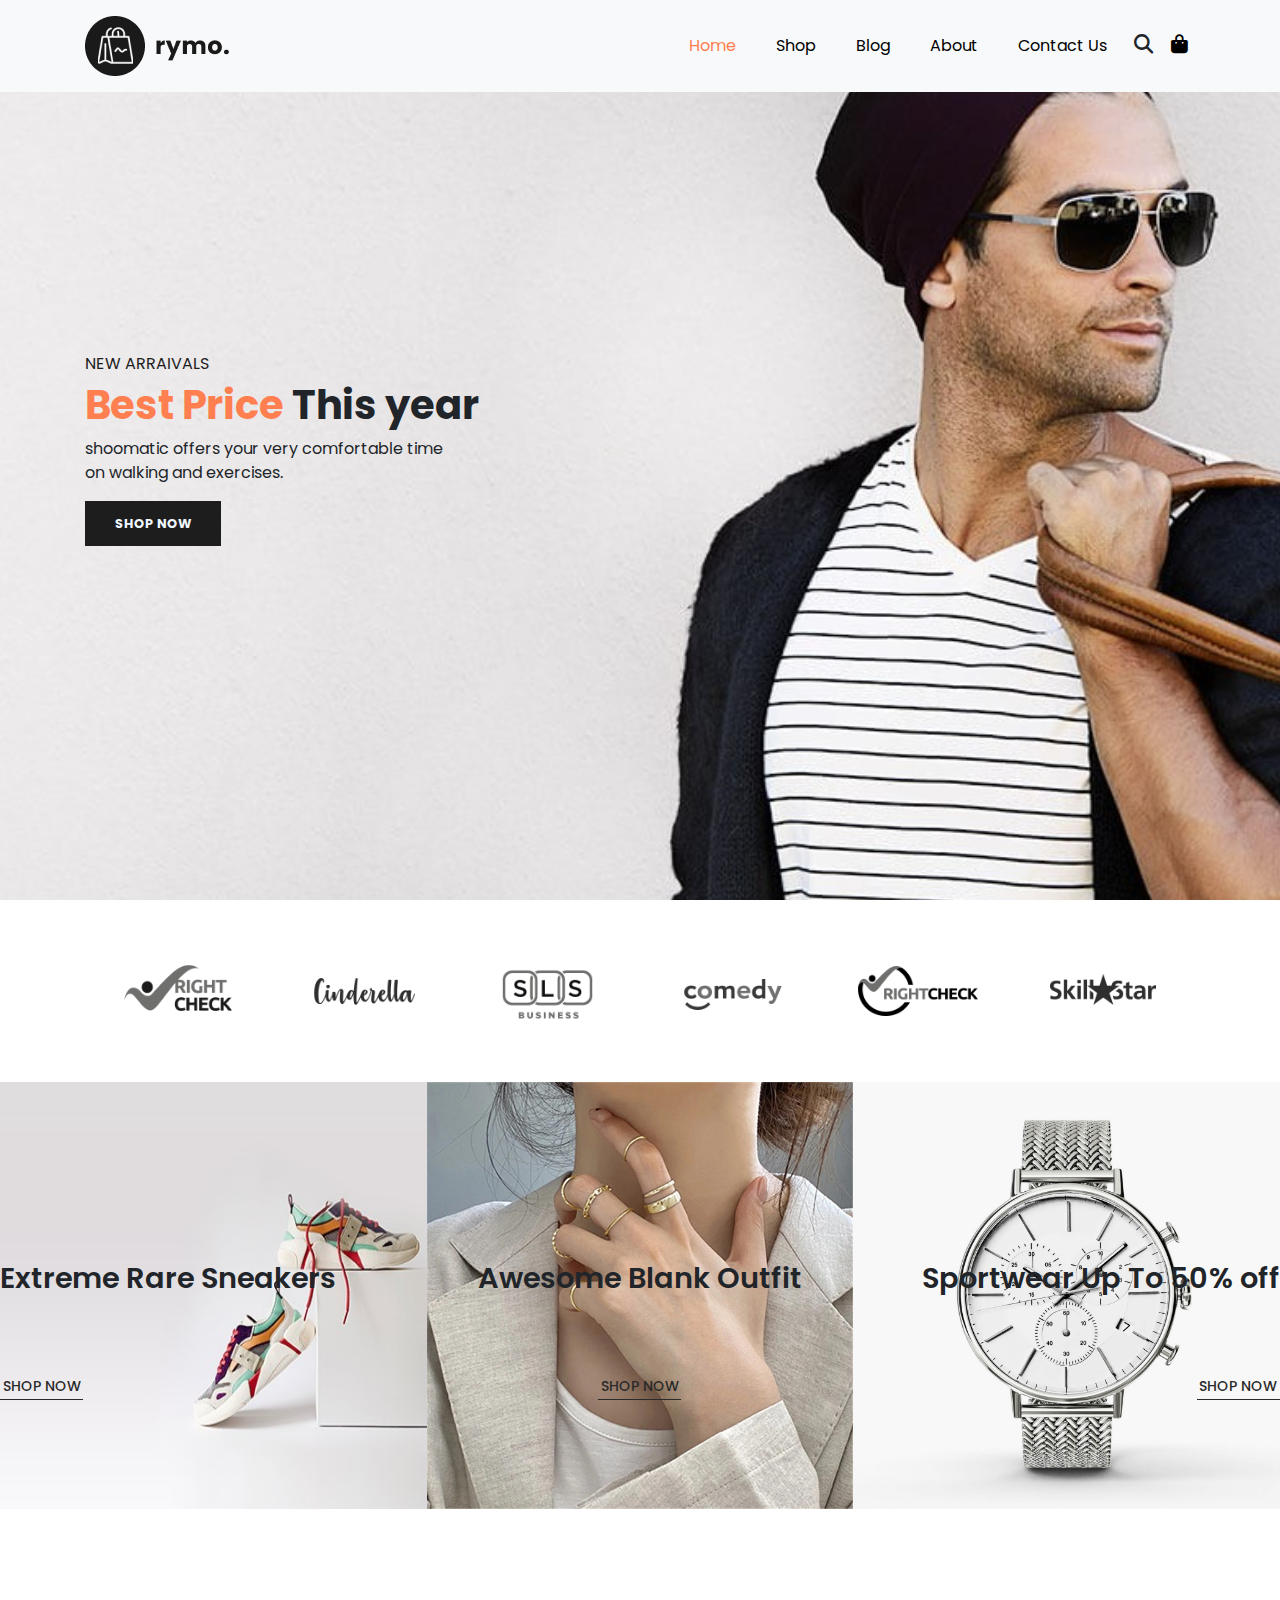
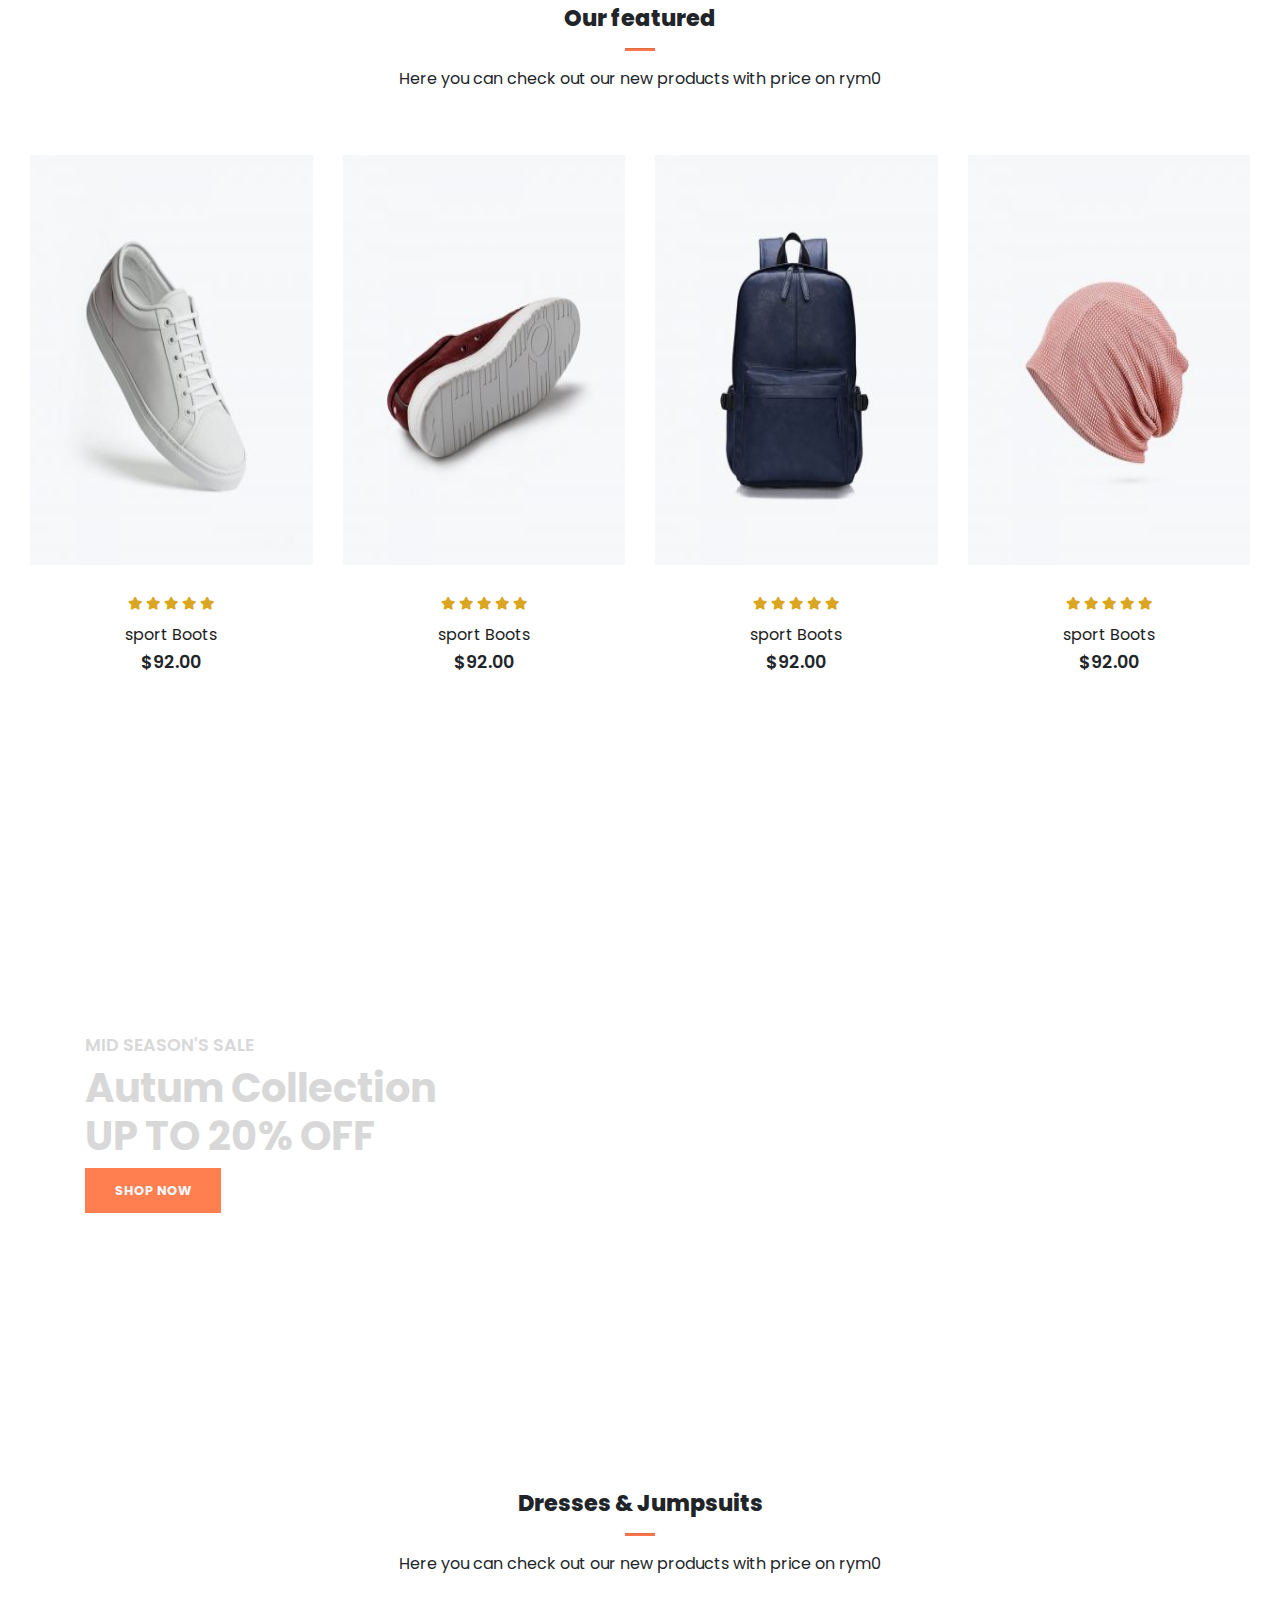
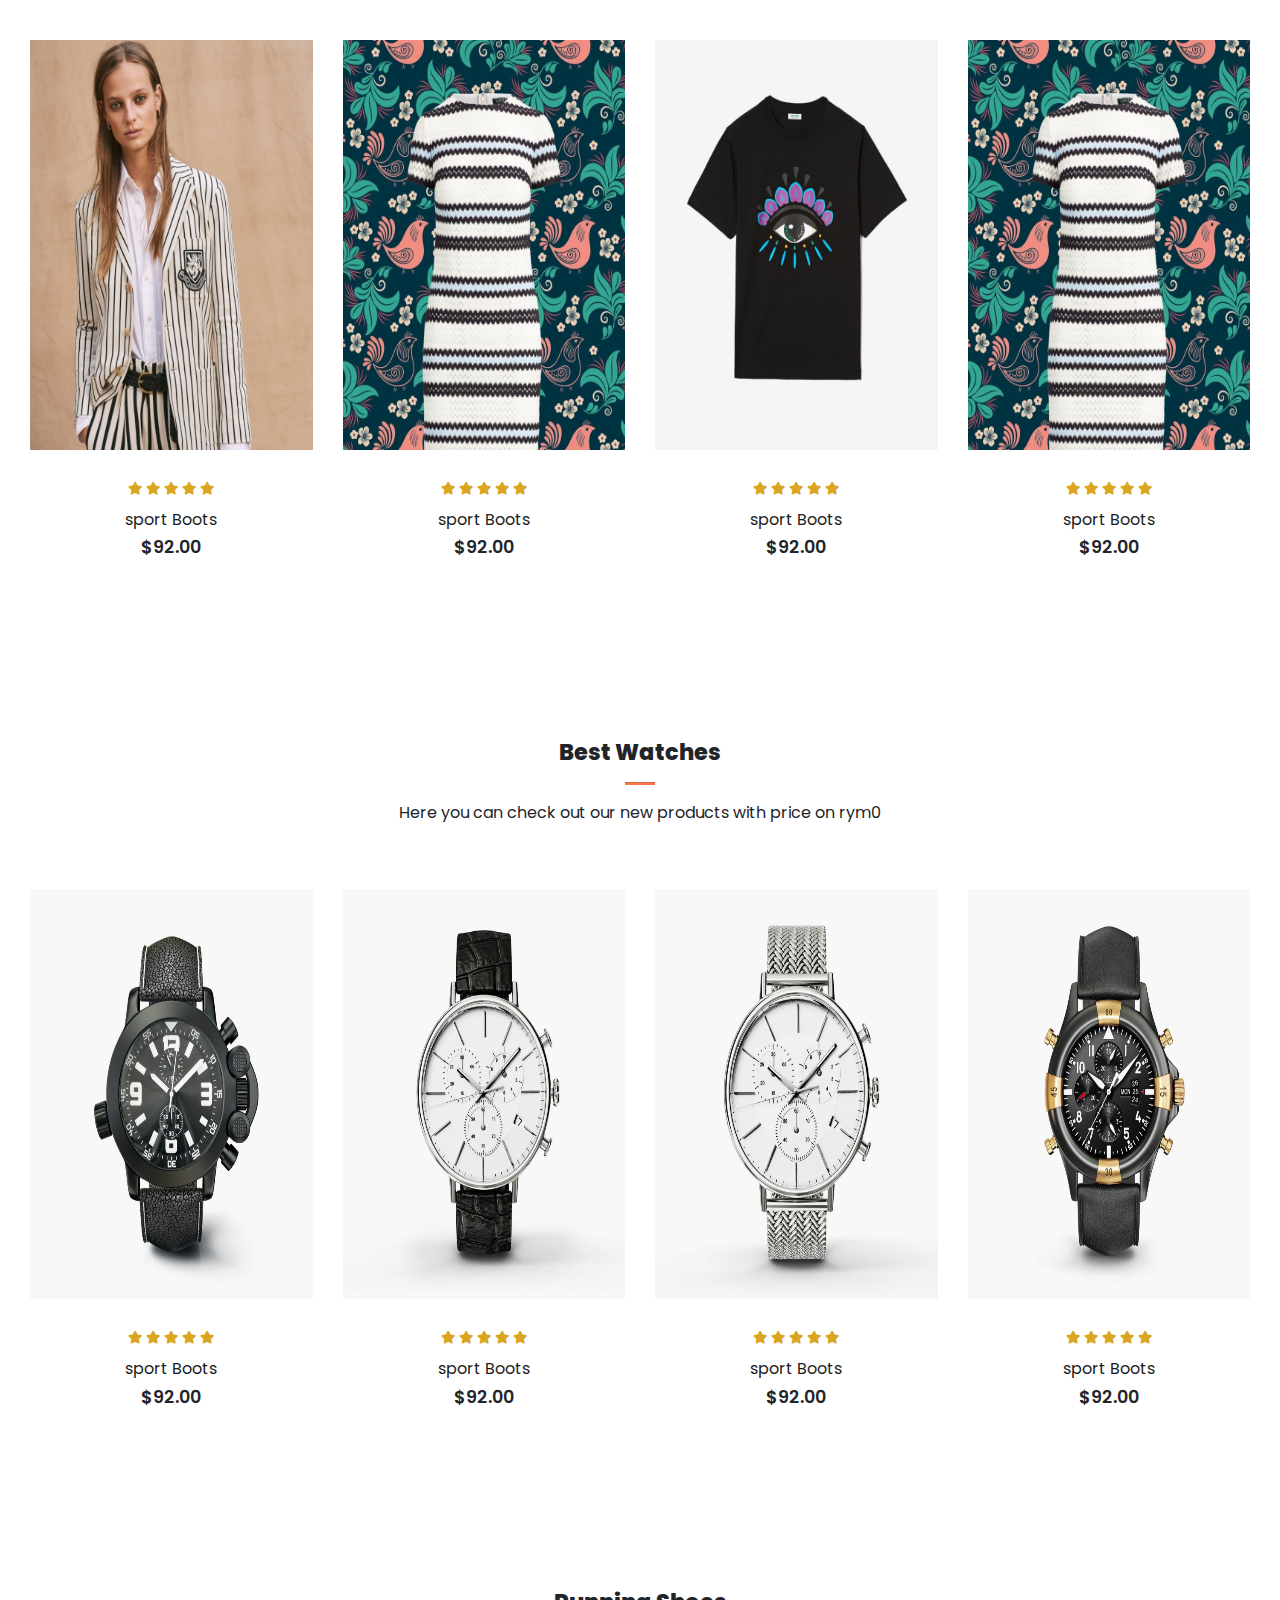
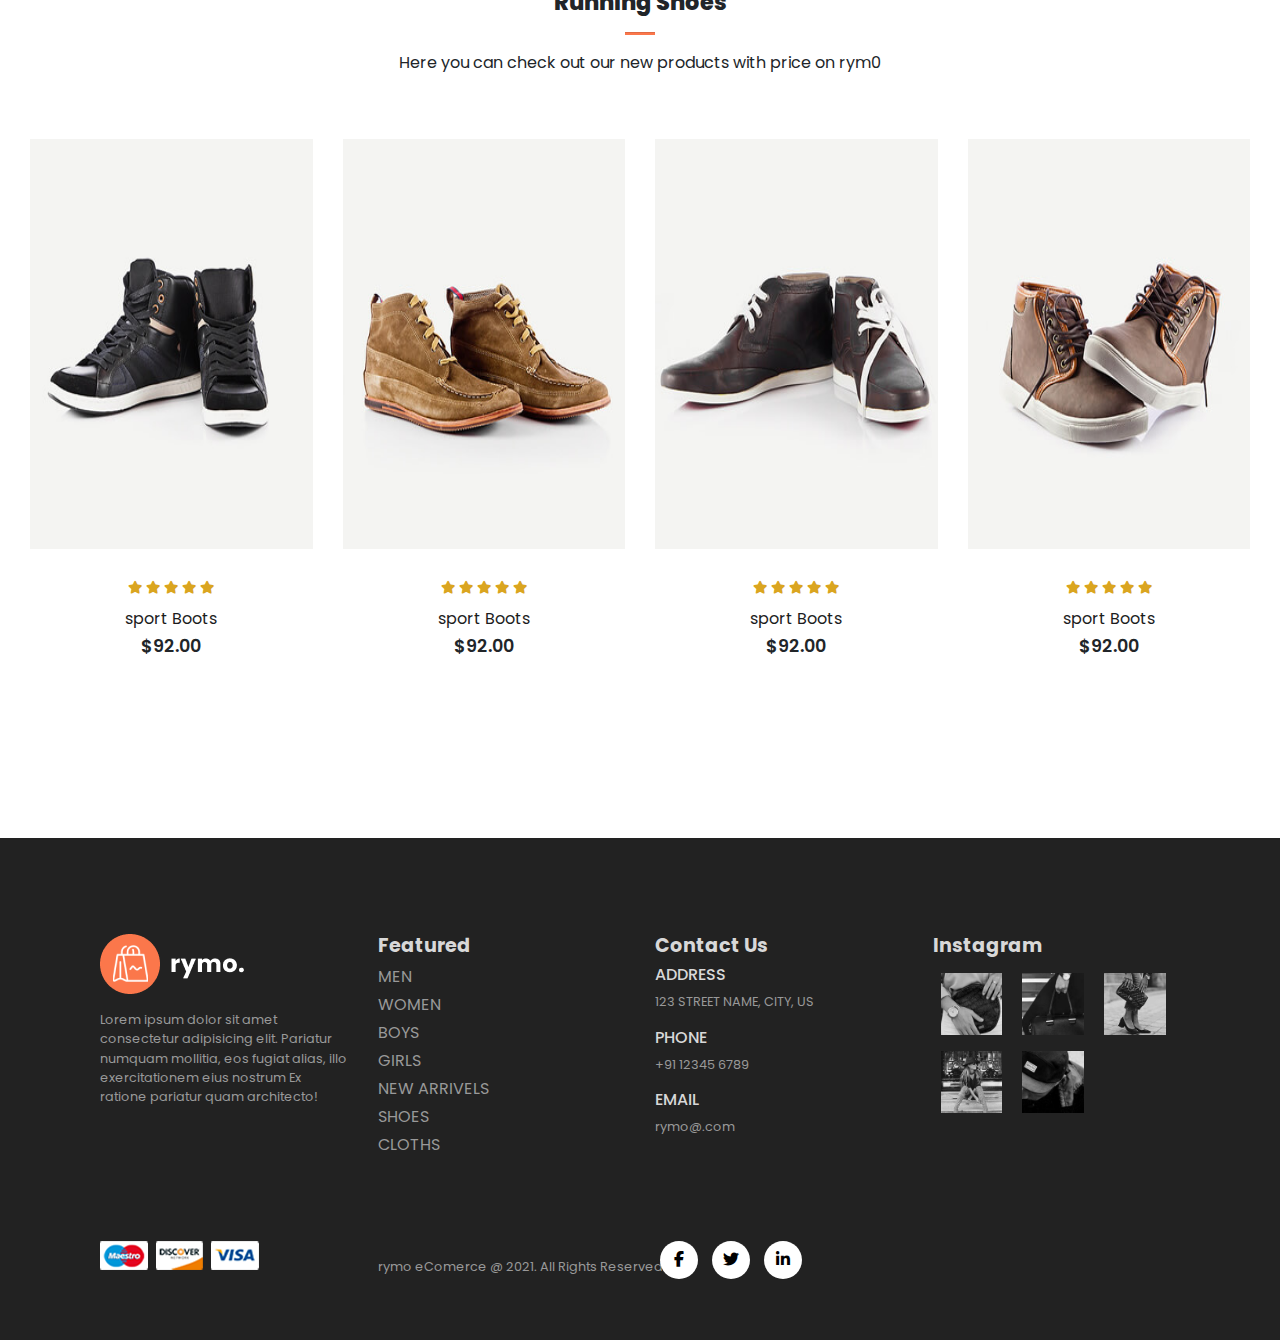
<file: index.html>
<!DOCTYPE html>
<html lang="en">

<head>
    <meta charset="UTF-8">
    <meta name="viewport" content="width=device-width, initial-scale=1.0">
    <title>rymo E-Commerce Website</title>

    <!-- BootStrap link -->
    <link rel="stylesheet" href="https://cdn.jsdelivr.net/npm/bootstrap@4.3.1/dist/css/bootstrap.min.css"
        integrity="sha384-ggOyR0iXCbMQv3Xipma34MD+dH/1fQ784/j6cY/iJTQUOhcWr7x9JvoRxT2MZw1T" crossorigin="anonymous">
    <!-- css link -->
    <link rel="stylesheet" href="./assets/css/style.css">

    <!-- font-awesome icon link -->
    <link rel="stylesheet" href="https://cdnjs.cloudflare.com/ajax/libs/font-awesome/6.7.2/css/all.min.css"
        integrity="sha512-Evv84Mr4kqVGRNSgIGL/F/aIDqQb7xQ2vcrdIwxfjThSH8CSR7PBEakCr51Ck+w+/U6swU2Im1vVX0SVk9ABhg=="
        crossorigin="anonymous" referrerpolicy="no-referrer" />
</head>

<body>

    <!-- nav bar -->
    <nav class="navbar navbar-expand-lg navbar-light  bg-light py-3 fixed-top">
        <div class="container">
            <img src="./assets/img/logo1.png" alt="">
            <button class="navbar-toggler" type="button" data-bs-toggle="collapse"
                data-bs-target="#navbarSupportedContent" aria-controls="navbarSupportedContent" aria-expanded="false"
                aria-label="Toggle navigation">
                <!-- <span class="navbar-toggler-icon"></span> -->
                <span><i id="bar" class="fas fa-bars"></i></span>
            </button>
            <div class="collapse navbar-collapse" id="navbarSupportedContent">
                <ul class="navbar-nav ml-auto">

                    <li class="nav-item">
                        <a class="nav-link active" href="#">Home</a>
                    </li>

                    <li class="nav-item">
                        <a class="nav-link " href="./shop.html">Shop</a>
                    </li>

                    <li class="nav-item">
                        <a class="nav-link" href="./blog.html">Blog</a>
                    </li>

                    <li class="nav-item">
                        <a class="nav-link" href="#">About</a>
                    </li>

                    <li class="nav-item">
                        <a class="nav-link" href="#">Contact Us</a>
                    </li>

                    <li class="nav-item">

                        <i class="fa-solid fa-magnifying-glass"></i>
                        <a href="./cart.html" style="color: black;"><i class="fa-solid fa-bag-shopping "></i></a>
                    </li>

            </div>
        </div>
    </nav>

    <!-- Home PAGE -->
    <section id="home">
        <div class="container">
            <h5>NEW ARRAIVALS</h5>
            <h1><span>Best Price</span> This year</h1>
            <p>shoomatic offers your very comfortable time <br> on walking and exercises.</p>
            <button>shop now</button>
        </div>
    </section>

    <!-- brand section -->
    <section id="brand">
        <div class="container">
            <div class="row m-0  py-5">
                <img class="img-fluid col-lg-2 col-md-4 col-6" src="./assets/img/brand/1.png" alt="">
                <img class="img-fluid col-lg-2 col-md-4 col-6" src="./assets/img/brand/2.png" alt="">
                <img class="img-fluid col-lg-2 col-md-4 col-6" src="./assets/img/brand/3.png" alt="">
                <img class="img-fluid col-lg-2 col-md-4 col-6" src="./assets/img/brand/4.png" alt="">
                <img class="img-fluid col-lg-2 col-md-4 col-6" src="./assets/img/brand/5.png" alt="">
                <img class="img-fluid col-lg-2 col-md-4 col-6" src="./assets/img/brand/6.png" alt="">
            </div>
        </div>
    </section>

    <!-- new section -->
    <section id="new" class="w-100">
        <div class="row  p-0  m-0">
            <div class="one col-lg-4 col-md-12 col-12  p-0 m-0">
                <img class="img-fluid w-100" src="./assets/img/new/1.jpg" alt="">
                <div class="details">
                    <h2>Extreme Rare Sneakers</h2>
                    <button class="text-uppercase">shop now</button>
                </div>
            </div>

            <div class="one  col-lg-4  col-md-12  col-12  p-0 m-0">
                <img class="img-fluid w-100" src="./assets/img/new/5.jpg" alt="">
                <div class="details">
                    <h2>Awesome Blank Outfit</h2>
                    <button class="text-uppercase">shop now</button>
                </div>
            </div>

            <div class="one  col-lg-4  col-md-12  col-12  p-0 m-0">
                <img class="img-fluid w-100" src="./assets/img/new/3.jpg" alt="">
                <div class="details">
                    <h2>Sportwear Up To 50% off</h2>
                    <button class="text-uppercase">shop now</button>
                </div>
            </div>

        </div>
    </section>

    <!-- featured section -->
    <div id="featured" class="my-5 pb-5">
        <div class="container text-center mt-5 py-5">
            <h3>Our featured</h3>
            <hr class="mx-auto">
            <p>Here you can check out our new products with price on rym0</p>
        </div>
        <div class="row  mx-auto  container-fluid">
            <div class="product text-center col-lg-3 col-md-4 col-12">
                <img class="img-fluid mb-3" src="./assets/img/featured/1.jpg" alt="">
                <div class="star">
                    <i class="fas fa-star"></i>
                    <i class="fas fa-star"></i>
                    <i class="fas fa-star"></i>
                    <i class="fas fa-star"></i>
                    <i class="fas fa-star"></i>
                </div>
                <h5 class="p-name">sport Boots</h5>
                <h4 class="p-price">$92.00</h4>
                <button class="buy-btn">Buy Now</button>
            </div>


            <div class="product text-center col-lg-3 col-md-4 col-12">
                <img class="img-fluid mb-3" src="./assets/img/featured/2.jpg" alt="">
                <div class="star">
                    <i class="fas fa-star"></i>
                    <i class="fas fa-star"></i>
                    <i class="fas fa-star"></i>
                    <i class="fas fa-star"></i>
                    <i class="fas fa-star"></i>
                </div>
                <h5 class="p-name">sport Boots</h5>
                <h4 class="p-price">$92.00</h4>
                <button class="buy-btn">Buy Now</button>
            </div>

            <div class="product text-center col-lg-3 col-md-4 col-12">
                <img class="img-fluid mb-3" src="./assets/img/featured/3.jpg" alt="">
                <div class="star">
                    <i class="fas fa-star"></i>
                    <i class="fas fa-star"></i>
                    <i class="fas fa-star"></i>
                    <i class="fas fa-star"></i>
                    <i class="fas fa-star"></i>
                </div>
                <h5 class="p-name">sport Boots</h5>
                <h4 class="p-price">$92.00</h4>
                <button class="buy-btn">Buy Now</button>
            </div>

            <div class="product text-center col-lg-3 col-md-4 col-12">
                <img class="img-fluid mb-3" src="./assets/img/featured/4.jpg" alt="">
                <div class="star">
                    <i class="fas fa-star"></i>
                    <i class="fas fa-star"></i>
                    <i class="fas fa-star"></i>
                    <i class="fas fa-star"></i>
                    <i class="fas fa-star"></i>
                </div>
                <h5 class="p-name">sport Boots</h5>
                <h4 class="p-price">$92.00</h4>
                <button class="buy-btn">Buy Now</button>
            </div>

        </div>

    </div>

    <!-- banner section -->
    <section id="banner" class="my-5 py-5">
        <div class=" container">
            <h4>MID SEASON'S SALE</h4>
            <h1>Autum Collection <br>
                UP TO 20% OFF</h1>

            <BUtton class="text-uppercase">SHOP NOW</BUtton>

        </div>
    </section>

    <!-- clothes section -->
    <div id="clothes" class="my-5 ">
        <div class="container text-center mt-5 py-5">
            <h3>Dresses & Jumpsuits</h3>
            <hr class="mx-auto">
            <p>Here you can check out our new products with price on rym0</p>
        </div>
        <div class="row  mx-auto  container-fluid">
            <div class="product text-center col-lg-3 col-md-4 col-12">
                <img class="img-fluid mb-3" src="./assets/img/clothes/1.jpg" alt="">
                <div class="star">
                    <i class="fas fa-star"></i>
                    <i class="fas fa-star"></i>
                    <i class="fas fa-star"></i>
                    <i class="fas fa-star"></i>
                    <i class="fas fa-star"></i>
                </div>
                <h5 class="p-name">sport Boots</h5>
                <h4 class="p-price">$92.00</h4>
                <button class="buy-btn">Buy Now</button>
            </div>


            <div class="product text-center col-lg-3 col-md-4 col-12">
                <img class="img-fluid mb-3" src="./assets/img/clothes/2.jpg" alt="">
                <div class="star">
                    <i class="fas fa-star"></i>
                    <i class="fas fa-star"></i>
                    <i class="fas fa-star"></i>
                    <i class="fas fa-star"></i>
                    <i class="fas fa-star"></i>
                </div>
                <h5 class="p-name">sport Boots</h5>
                <h4 class="p-price">$92.00</h4>
                <button class="buy-btn">Buy Now</button>
            </div>

            <div class="product text-center col-lg-3 col-md-4 col-12">
                <img class="img-fluid mb-3" src="./assets/img/clothes/3.jpg" alt="">
                <div class="star">
                    <i class="fas fa-star"></i>
                    <i class="fas fa-star"></i>
                    <i class="fas fa-star"></i>
                    <i class="fas fa-star"></i>
                    <i class="fas fa-star"></i>
                </div>
                <h5 class="p-name">sport Boots</h5>
                <h4 class="p-price">$92.00</h4>
                <button class="buy-btn">Buy Now</button>
            </div>

            <div class="product text-center col-lg-3 col-md-4 col-12">
                <img class="img-fluid mb-3" src="./assets/img/clothes/2.jpg" alt="">
                <div class="star">
                    <i class="fas fa-star"></i>
                    <i class="fas fa-star"></i>
                    <i class="fas fa-star"></i>
                    <i class="fas fa-star"></i>
                    <i class="fas fa-star"></i>
                </div>
                <h5 class="p-name">sport Boots</h5>
                <h4 class="p-price">$92.00</h4>
                <button class="buy-btn">Buy Now</button>
            </div>

        </div>

    </div>


    <!-- watches section -->
    <div id="watches" class="my-5 ">
        <div class="container text-center mt-5 py-5">
            <h3>Best Watches</h3>
            <hr class="mx-auto">
            <p>Here you can check out our new products with price on rym0</p>
        </div>
        <div class="row  mx-auto  container-fluid">
            <div class="product text-center col-lg-3 col-md-4 col-12">
                <img class="img-fluid mb-3" src="./assets/img/watches/1.jpg" alt="">
                <div class="star">
                    <i class="fas fa-star"></i>
                    <i class="fas fa-star"></i>
                    <i class="fas fa-star"></i>
                    <i class="fas fa-star"></i>
                    <i class="fas fa-star"></i>
                </div>
                <h5 class="p-name">sport Boots</h5>
                <h4 class="p-price">$92.00</h4>
                <button class="buy-btn">Buy Now</button>
            </div>


            <div class="product text-center col-lg-3 col-md-4 col-12">
                <img class="img-fluid mb-3" src="./assets/img/watches/2.jpg" alt="">
                <div class="star">
                    <i class="fas fa-star"></i>
                    <i class="fas fa-star"></i>
                    <i class="fas fa-star"></i>
                    <i class="fas fa-star"></i>
                    <i class="fas fa-star"></i>
                </div>
                <h5 class="p-name">sport Boots</h5>
                <h4 class="p-price">$92.00</h4>
                <button class="buy-btn">Buy Now</button>
            </div>

            <div class="product text-center col-lg-3 col-md-4 col-12">
                <img class="img-fluid mb-3" src="./assets/img/watches/3.jpg" alt="">
                <div class="star">
                    <i class="fas fa-star"></i>
                    <i class="fas fa-star"></i>
                    <i class="fas fa-star"></i>
                    <i class="fas fa-star"></i>
                    <i class="fas fa-star"></i>
                </div>
                <h5 class="p-name">sport Boots</h5>
                <h4 class="p-price">$92.00</h4>
                <button class="buy-btn">Buy Now</button>
            </div>

            <div class="product text-center col-lg-3 col-md-4 col-12">
                <img class="img-fluid mb-3" src="./assets/img/watches/4.jpg" alt="">
                <div class="star">
                    <i class="fas fa-star"></i>
                    <i class="fas fa-star"></i>
                    <i class="fas fa-star"></i>
                    <i class="fas fa-star"></i>
                    <i class="fas fa-star"></i>
                </div>
                <h5 class="p-name">sport Boots</h5>
                <h4 class="p-price">$92.00</h4>
                <button class="buy-btn">Buy Now</button>
            </div>

        </div>

    </div>

    <!-- shoes section -->
    <div id="shoes" class="my-5  pb-5">
        <div class="container text-center mt-5 py-5">
            <h3>Running Shoes</h3>
            <hr class="mx-auto">
            <p>Here you can check out our new products with price on rym0</p>
        </div>
        <div class="row  mx-auto  container-fluid">
            <div class="product text-center col-lg-3 col-md-4 col-12">
                <img class="img-fluid mb-3" src="./assets/img/shoes/8.jpg" alt="">
                <div class="star">
                    <i class="fas fa-star"></i>
                    <i class="fas fa-star"></i>
                    <i class="fas fa-star"></i>
                    <i class="fas fa-star"></i>
                    <i class="fas fa-star"></i>
                </div>
                <h5 class="p-name">sport Boots</h5>
                <h4 class="p-price">$92.00</h4>
                <button class="buy-btn">Buy Now</button>
            </div>


            <div class="product text-center col-lg-3 col-md-4 col-12">
                <img class="img-fluid mb-3" src="./assets/img/shoes/7.jpg" alt="">
                <div class="star">
                    <i class="fas fa-star"></i>
                    <i class="fas fa-star"></i>
                    <i class="fas fa-star"></i>
                    <i class="fas fa-star"></i>
                    <i class="fas fa-star"></i>
                </div>
                <h5 class="p-name">sport Boots</h5>
                <h4 class="p-price">$92.00</h4>
                <button class="buy-btn">Buy Now</button>
            </div>

            <div class="product text-center col-lg-3 col-md-4 col-12">
                <img class="img-fluid mb-3" src="./assets/img/shoes/6.jpg" alt="">
                <div class="star">
                    <i class="fas fa-star"></i>
                    <i class="fas fa-star"></i>
                    <i class="fas fa-star"></i>
                    <i class="fas fa-star"></i>
                    <i class="fas fa-star"></i>
                </div>
                <h5 class="p-name">sport Boots</h5>
                <h4 class="p-price">$92.00</h4>
                <button class="buy-btn">Buy Now</button>
            </div>

            <div class="product text-center col-lg-3 col-md-4 col-12">
                <img class="img-fluid mb-3" src="./assets/img/shoes/5.jpg" alt="">
                <div class="star">
                    <i class="fas fa-star"></i>
                    <i class="fas fa-star"></i>
                    <i class="fas fa-star"></i>
                    <i class="fas fa-star"></i>
                    <i class="fas fa-star"></i>
                </div>
                <h5 class="p-name">sport Boots</h5>
                <h4 class="p-price">$92.00</h4>
                <button class="buy-btn">Buy Now</button>
            </div>

        </div>

    </div>

    <!-- footer section -->
    <footer class="mt-5 py-5">
        <div class="row container mx-auto pt-5">
            <div class="footer-one col-lg-3 co1-md-6 col-12">
                <img src="./assets/img/logo2.png" alt="">
                <p class="pt-3">Lorem ipsum dolor sit amet consectetur adipisicing elit. Pariatur numquam mollitia, eos fugiat alias,
                    illo exercitationem eius nostrum Ex
                    ratione pariatur quam architecto!</p>
            </div>
            <div class="footer-one col-lg-3 co1-md-6 col-12 mb-3">
                <h5 class="pd-2">Featured</h5>
                <ul class="text-uppercase list-unstyled">
                    <li><a href="">men</a></li>
                    <li><a href="">women</a></li>
                    <li><a href="">boys</a></li>
                    <li><a href="">girls</a></li>
                    <li><a href="">new arrivels</a></li>
                    <li><a href="">shoes</a></li>
                    <li><a href="">cloths</a></li>


                </ul>
            </div>

            <div class="footer-one col-lg-3 co1-md-6 col-12 mb-3">
                <h5 class="pd-2">Contact Us</h5>
                <div>
                    <h6 class="text-uppercase">Address</h6>
                    <p>123 STREET NAME, CITY, US</p>
                </div>
                <div>
                    <h6 class="text-uppercase">Phone</h6>
                    <p>+91 12345 6789</p>
                </div>
                <div>
                    <h6 class="text-uppercase">Email</h6>
                    <p>rymo@.com</p>
                </div>

            </div>

            <div class="footer-one col-lg-3 co1-md-6 col-12">
                <h5 class="pd-2">Instagram</h5>
                <img class="img-fluid w-25 h-10 m-2" src="./assets/img/insta/1.jpg" alt="">
                <img class="img-fluid w-25 h-10 m-2" src="./assets/img/insta/2.jpg" alt="">
                <img class="img-fluid w-25 h-10 m-2" src="./assets/img/insta/3.jpg" alt="">
                <img class="img-fluid w-25 h-10 m-2" src="./assets/img/insta/4.jpg" alt="">
                <img class="img-fluid w-25 h-10 m-2" src="./assets/img/insta/5.jpg" alt="">

            </div>

        </div>
        <div class="copyright mt-5">
            <div class="row container mx-auto">


                <div class="col-lg-3 col-md-6 col-12 mb-3">
                    <img src="./assets/img/payment.png" alt="">
                </div>
                <div class="col-lg-3 col-md-6 col-12 text-nowrap">
                    <p class="pt-3">rymo eComerce @ 2021. All Rights Reserved</p>
                </div>
                <div class="col-lg-3 col-md-6 col-12">

                    <a href="#"><i class="fa-brands fa-facebook-f"></i> </a>
                    <a href="#"> <i class="fa-brands fa-twitter"></i> </a>
                    <a href="#"> <i class="fa-brands fa-linkedin-in"></i> </a>

                </div>
            </div>
        </div>

    </footer>


    <!-- bootstrap script code -->
    <script src="https://cdn.jsdelivr.net/npm/@popperjs/core@2.9.2/dist/umd/popper.min.js"
        integrity="sha384-IQsoLXl5PILFhosVNubq5LC7Qb9DXgDA9i+tQ8Zj3iwWAwPtgFTxbJ8NT4GN1R8p"
        crossorigin="anonymous"></script>
    <script src="https://cdn.jsdelivr.net/npm/bootstrap@5.0.2/dist/js/bootstrap.min.js"
        integrity="sha384-cVKIPhGWiC2Al4u+LWgxfKTRIcfu0JTxR+EQDz/bgldoEyl4H0zUF0QKbrJ0EcQF"
        crossorigin="anonymous"></script>

</body>

</html>
</file>
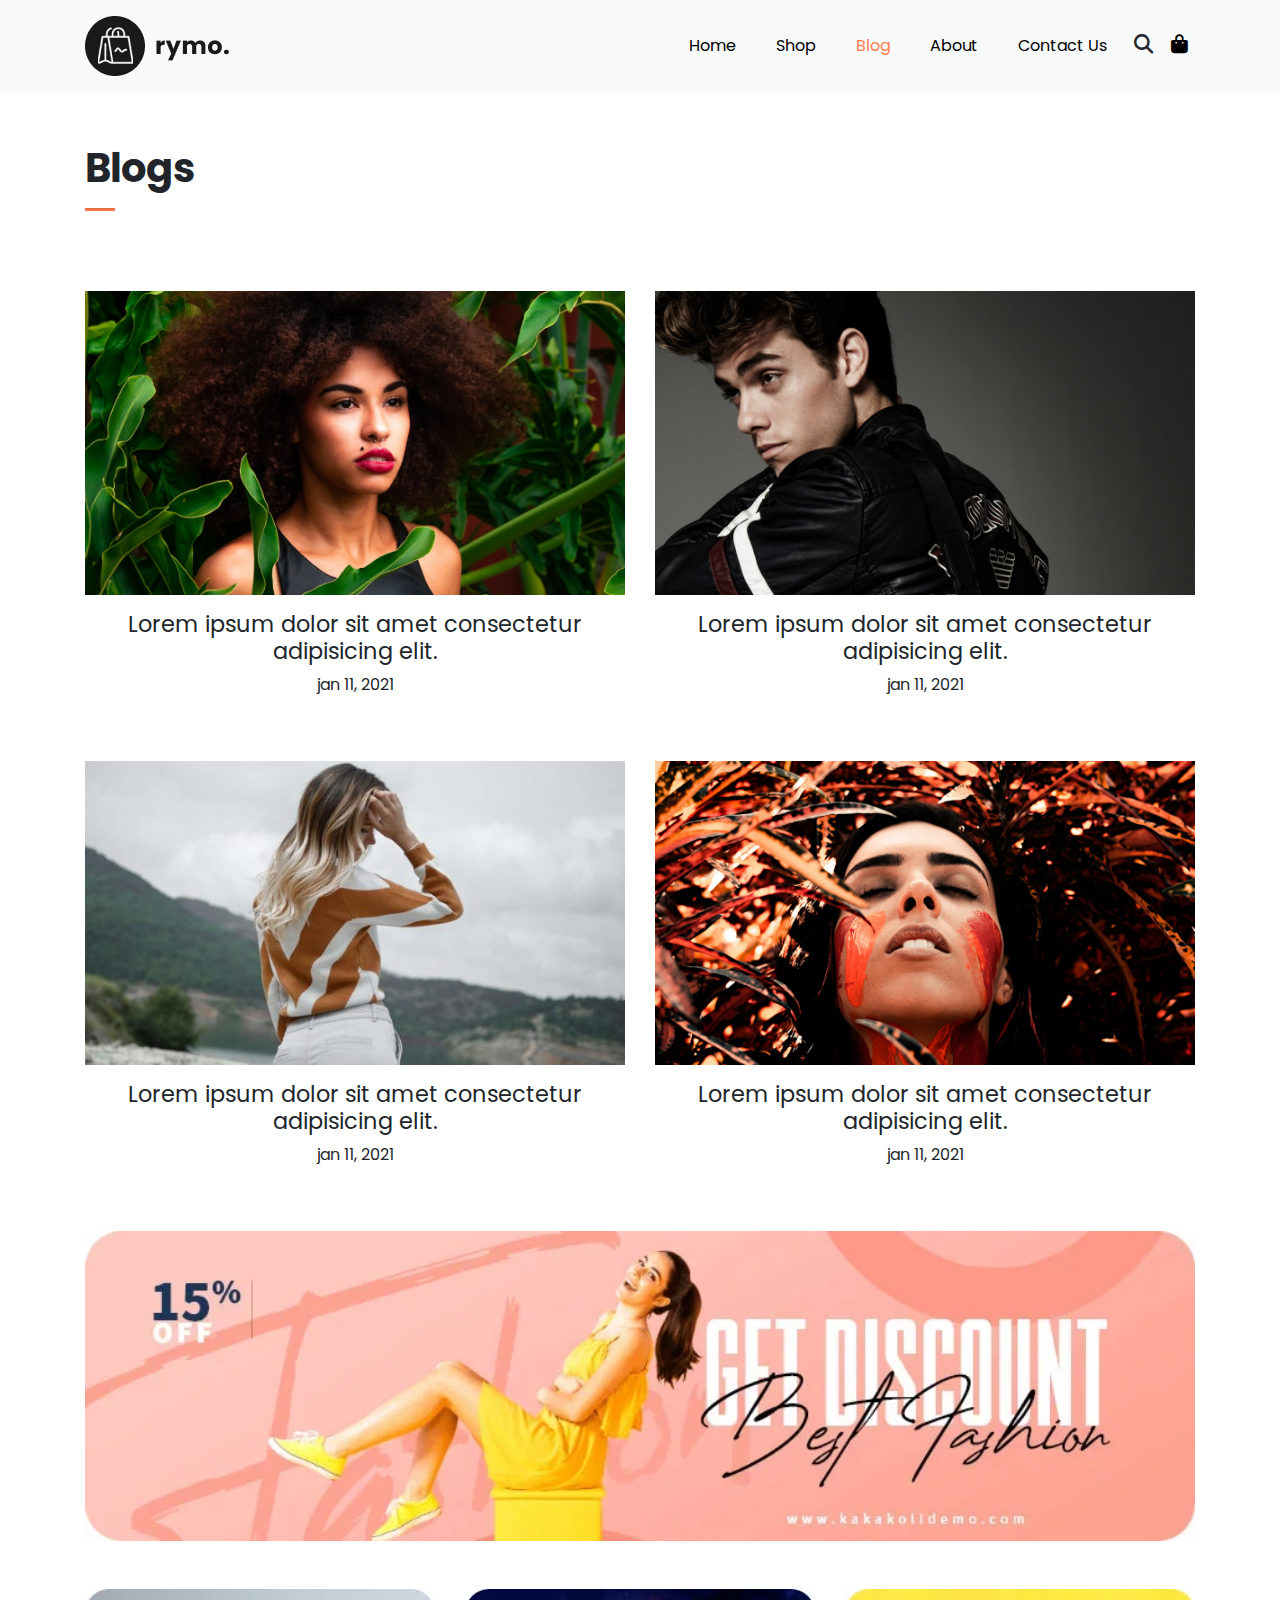
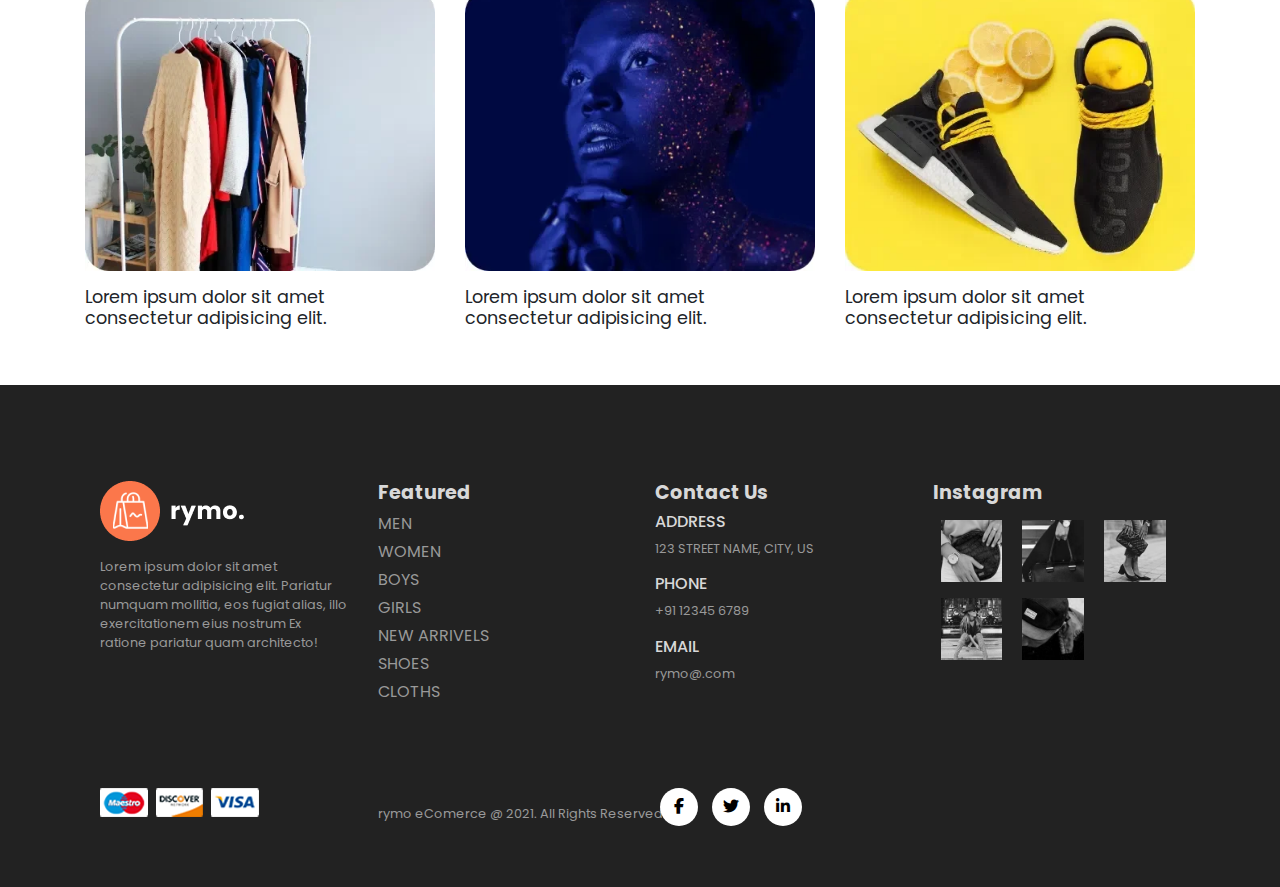
<file: blog.html>
<!DOCTYPE html>
<html lang="en">

<head>
    <meta charset="UTF-8">
    <meta name="viewport" content="width=device-width, initial-scale=1.0">
    <title>Blogs</title>

    <!-- BootStrap link -->
    <link rel="stylesheet" href="https://cdn.jsdelivr.net/npm/bootstrap@4.3.1/dist/css/bootstrap.min.css"
        integrity="sha384-ggOyR0iXCbMQv3Xipma34MD+dH/1fQ784/j6cY/iJTQUOhcWr7x9JvoRxT2MZw1T" crossorigin="anonymous">
    <!-- css link -->
    <link rel="stylesheet" href="./assets/css/style.css">

    <!-- font-awesome icon link -->
    <link rel="stylesheet" href="https://cdnjs.cloudflare.com/ajax/libs/font-awesome/6.7.2/css/all.min.css"
        integrity="sha512-Evv84Mr4kqVGRNSgIGL/F/aIDqQb7xQ2vcrdIwxfjThSH8CSR7PBEakCr51Ck+w+/U6swU2Im1vVX0SVk9ABhg=="
        crossorigin="anonymous" referrerpolicy="no-referrer" />
</head>

<body>

    <!-- nav bar -->
    <nav class="navbar navbar-expand-lg navbar-light  bg-light py-3 fixed-top">
        <div class="container">
            <img src="./assets/img/logo1.png" alt="">
            <button class="navbar-toggler" type="button" data-bs-toggle="collapse"
                data-bs-target="#navbarSupportedContent" aria-controls="navbarSupportedContent" aria-expanded="false"
                aria-label="Toggle navigation">
                <!-- <span class="navbar-toggler-icon"></span> -->
                <span><i id="bar" class="fas fa-bars"></i></span>
            </button>
            <div class="collapse navbar-collapse" id="navbarSupportedContent">
                <ul class="navbar-nav ml-auto">

                    <li class="nav-item">
                        <a class="nav-link " href="./intex.html">Home</a>
                    </li>

                    <li class="nav-item">
                        <a class="nav-link " href="./shop.html">Shop</a>
                    </li>

                    <li class="nav-item">
                        <a class="nav-link active" href="./blog.html">Blog</a>
                    </li>

                    <li class="nav-item">
                        <a class="nav-link" href="#">About</a>
                    </li>

                    <li class="nav-item">
                        <a class="nav-link" href="#">Contact Us</a>
                    </li>

                    <li class="nav-item">

                        <i class="fa-solid fa-magnifying-glass"></i>
                       <a href="./cart.html"  style="color: black;"><i class="fa-solid fa-bag-shopping"></i></a>
                    </li>

            </div>
        </div>
    </nav>

    <!-- Home PAGE -->
    <section id="blog-home" class="pt-5 mt-5">
        <div class="container">
            <h1 class="font-weight-bold pt-5">Blogs</h1>
            <hr>
        </div>
    </section>


    <!-- Blog-container -->
    <section class="blog-container container pt-3">
        <div class="row">
            <div class="post col-lg-6 col-md-6 col-12 pt-5">
                <div class="post-img">
                    <img class="img-fluid w-100" src="./assets/img/blog/1.jpg" alt="">
                </div>
                <h3 class="text-center font-weight-normal pt-3">Lorem ipsum dolor sit amet consectetur adipisicing elit.
                </h3>
                <p class="text-center">jan 11, 2021</p>
            </div>

            <div class="post col-lg-6 col-md-6 col-12 pt-5">
                <div class="post-img">
                    <img class="img-fluid w-100" src="./assets/img/blog/2.jpg" alt="">
                </div>
                <h3 class="text-center font-weight-normal pt-3">Lorem ipsum dolor sit amet consectetur adipisicing elit.
                </h3>
                <p class="text-center">jan 11, 2021</p>
            </div>

            <div class="post col-lg-6 col-md-6 col-12 pt-5">
                <div class="post-img">
                    <img class="img-fluid w-100" src="./assets/img/blog/3.jpg" alt="">
                </div>
                <h3 class="text-center font-weight-normal pt-3">Lorem ipsum dolor sit amet consectetur adipisicing elit.
                </h3>
                <p class="text-center">jan 11, 2021</p>
            </div>

            <div class="post col-lg-6 col-md-6 col-12 pt-5">
                <div class="post-img">
                    <img class="img-fluid w-100" src="./assets/img/blog/4.jpg" alt="">
                </div>
                <h3 class="text-center font-weight-normal pt-3">Lorem ipsum dolor sit amet consectetur adipisicing elit.
                </h3>
                <p class="text-center">jan 11, 2021</p>
            </div>

            <div class=" col-lg-12 col-md-12 col-12 pt-5">
                <div class="post-img">
                    <img class="img-fluid w-100" src="./assets/img/blog/banner.webp" alt="">
                </div>
            </div>

            <div class="post col-lg-4 col-md-6 col-12 pt-5">
                <div class="post-img">
                    <img class="img-fluid w-100" src="./assets/img/blog/1.webp" alt="">
                </div>
                <h4 class=" font-weight-normal pt-3">Lorem ipsum dolor sit amet consectetur adipisicing elit.</h4>
            </div>

            <div class="post col-lg-4 col-md-6 col-12 pt-5">
                <div class="post-img">
                    <img class="img-fluid w-100" src="./assets/img/blog/2.webp" alt="">
                </div>
                <h4 class=" font-weight-normal pt-3">Lorem ipsum dolor sit amet consectetur adipisicing elit.</h4>
            </div>
            <div class="post col-lg-4 col-md-6 col-12 pt-5">
                <div class="post-img">
                    <img class="img-fluid w-100" src="./assets/img/blog/3.webp" alt="">
                </div>
                <h4 class=" font-weight-normal pt-3">Lorem ipsum dolor sit amet consectetur adipisicing elit.</h4>
            </div>
        </div>
    </section>





    <!-- footer section -->
    <footer class="mt-5 py-5">
        <div class="row container mx-auto pt-5">
            <div class="footer-one col-lg-3 co1-md-6 col-12">
                <img src="./assets/img/logo2.png" alt="">
                <p class="pt-3">Lorem ipsum dolor sit amet consectetur adipisicing elit. Pariatur numquam mollitia, eos
                    fugiat alias,
                    illo exercitationem eius nostrum Ex
                    ratione pariatur quam architecto!</p>
            </div>
            <div class="footer-one col-lg-3 co1-md-6 col-12 mb-3">
                <h5 class="pd-2">Featured</h5>
                <ul class="text-uppercase list-unstyled">
                    <li><a href="">men</a></li>
                    <li><a href="">women</a></li>
                    <li><a href="">boys</a></li>
                    <li><a href="">girls</a></li>
                    <li><a href="">new arrivels</a></li>
                    <li><a href="">shoes</a></li>
                    <li><a href="">cloths</a></li>


                </ul>
            </div>

            <div class="footer-one col-lg-3 co1-md-6 col-12 mb-3">
                <h5 class="pd-2">Contact Us</h5>
                <div>
                    <h6 class="text-uppercase">Address</h6>
                    <p>123 STREET NAME, CITY, US</p>
                </div>
                <div>
                    <h6 class="text-uppercase">Phone</h6>
                    <p>+91 12345 6789</p>
                </div>
                <div>
                    <h6 class="text-uppercase">Email</h6>
                    <p>rymo@.com</p>
                </div>

            </div>

            <div class="footer-one col-lg-3 co1-md-6 col-12">
                <h5 class="pd-2">Instagram</h5>
                <img class="img-fluid w-25 h-10 m-2" src="./assets/img/insta/1.jpg" alt="">
                <img class="img-fluid w-25 h-10 m-2" src="./assets/img/insta/2.jpg" alt="">
                <img class="img-fluid w-25 h-10 m-2" src="./assets/img/insta/3.jpg" alt="">
                <img class="img-fluid w-25 h-10 m-2" src="./assets/img/insta/4.jpg" alt="">
                <img class="img-fluid w-25 h-10 m-2" src="./assets/img/insta/5.jpg" alt="">

            </div>

        </div>
        <div class="copyright mt-5">
            <div class="row container mx-auto">


                <div class="col-lg-3 col-md-6 col-12 mb-3">
                    <img src="./assets/img/payment.png" alt="">
                </div>
                <div class="col-lg-3 col-md-6 col-12 text-nowrap">
                    <p class="pt-3">rymo eComerce @ 2021. All Rights Reserved</p>
                </div>
                <div class="col-lg-3 col-md-6 col-12">

                    <a href="#"><i class="fa-brands fa-facebook-f"></i> </a>
                    <a href="#"> <i class="fa-brands fa-twitter"></i> </a>
                    <a href="#"> <i class="fa-brands fa-linkedin-in"></i> </a>

                </div>
            </div>
        </div>

    </footer>


    <!-- bootstrap script code -->
    <script src="https://cdn.jsdelivr.net/npm/@popperjs/core@2.9.2/dist/umd/popper.min.js"
        integrity="sha384-IQsoLXl5PILFhosVNubq5LC7Qb9DXgDA9i+tQ8Zj3iwWAwPtgFTxbJ8NT4GN1R8p"
        crossorigin="anonymous"></script>
    <script src="https://cdn.jsdelivr.net/npm/bootstrap@5.0.2/dist/js/bootstrap.min.js"
        integrity="sha384-cVKIPhGWiC2Al4u+LWgxfKTRIcfu0JTxR+EQDz/bgldoEyl4H0zUF0QKbrJ0EcQF"
        crossorigin="anonymous"></script>

</body>

</html>
</file>
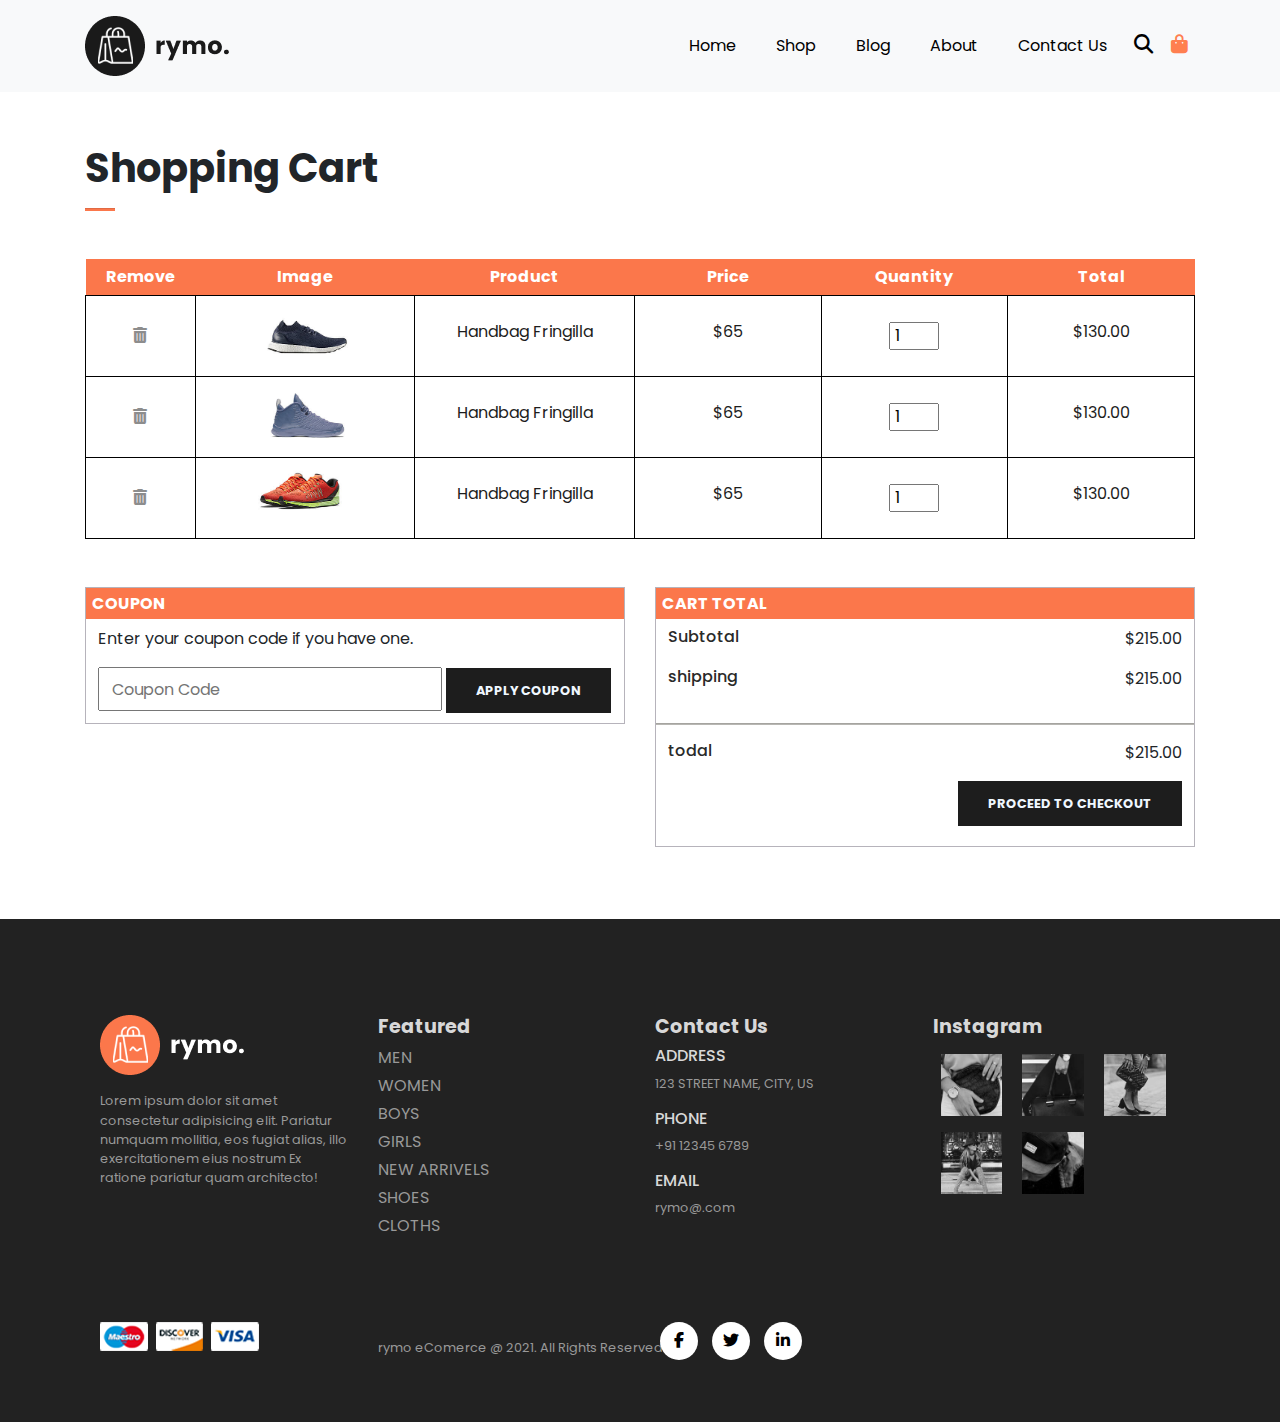
<file: cart.html>
<!DOCTYPE html>
<html lang="en">

<head>
    <meta charset="UTF-8">
    <meta name="viewport" content="width=device-width, initial-scale=1.0">
    <title>Cart</title>

    <!-- BootStrap link -->
    <link rel="stylesheet" href="https://cdn.jsdelivr.net/npm/bootstrap@4.3.1/dist/css/bootstrap.min.css"
        integrity="sha384-ggOyR0iXCbMQv3Xipma34MD+dH/1fQ784/j6cY/iJTQUOhcWr7x9JvoRxT2MZw1T" crossorigin="anonymous">
    <!-- css link -->
    <link rel="stylesheet" href="./assets/css/style.css">

    <!-- font-awesome icon link -->
    <link rel="stylesheet" href="https://cdnjs.cloudflare.com/ajax/libs/font-awesome/6.7.2/css/all.min.css"
        integrity="sha512-Evv84Mr4kqVGRNSgIGL/F/aIDqQb7xQ2vcrdIwxfjThSH8CSR7PBEakCr51Ck+w+/U6swU2Im1vVX0SVk9ABhg=="
        crossorigin="anonymous" referrerpolicy="no-referrer" />
</head>

<body>

    <!-- nav bar -->
    <nav class="navbar navbar-expand-lg navbar-light  bg-light py-3 fixed-top">
        <div class="container">
            <img src="./assets/img/logo1.png" alt="">
            <button class="navbar-toggler" type="button" data-bs-toggle="collapse"
                data-bs-target="#navbarSupportedContent" aria-controls="navbarSupportedContent" aria-expanded="false"
                aria-label="Toggle navigation">
                <!-- <span class="navbar-toggler-icon"></span> -->
                <span><i id="bar" class="fas fa-bars"></i></span>
            </button>
            <div class="collapse navbar-collapse" id="navbarSupportedContent">
                <ul class="navbar-nav ml-auto">

                    <li class="nav-item">
                        <a class="nav-link " href="./intex.html">Home</a>
                    </li>

                    <li class="nav-item">
                        <a class="nav-link " href="./shop.html">Shop</a>
                    </li>

                    <li class="nav-item">
                        <a class="nav-link" href="./blog.html">Blog</a>
                    </li>

                    <li class="nav-item">
                        <a class="nav-link" href="#">About</a>
                    </li>

                    <li class="nav-item">
                        <a class="nav-link" href="#">Contact Us</a>
                    </li>

                    <li class="nav-item">

                       <a href=""  style="color: black;"> <i class="fa-solid fa-magnifying-glass"></i></a>
                        <a href="#"  style="color: black;"><i class="fa-solid fa-bag-shopping  active"></i></a>
                    </li>

            </div>
        </div>
    </nav>

    <!-- Home PAGE -->
    <section id="blog-home" class="pt-5 mt-5">
        <div class="container">
            <h1 class="font-weight-bold pt-5">Shopping Cart</h1>
            <hr>
        </div>
    </section>

    <section id="cart-container" class="container my-5">
        <table width="100%">
            <thead>
                <tr>
                    <td>Remove</td>
                    <td>Image</td>
                    <td>Product</td>
                    <td>Price</td>
                    <td>Quantity</td>
                    <td>Total</td>
                </tr>
            </thead>
            <tbody>
                <tr>
                    <td><a href="#"><i class="fas fa-trash-alt"></i></a></td>
                    <td><img src="./assets/img/shoes/1.jpg" alt=""></td>
                    <td><h5>Handbag Fringilla</h5></td>
                    <td><h5>$65</h5></td>
                    <td><input type="number" value="1" class="pl-1"></td>
                    <td><h5>$130.00</h5></td>
                </tr>

                 <tr>
                    <td><a href="#"><i class="fas fa-trash-alt"></i></a></td>
                    <td><img src="./assets/img/shoes/2.jpg" alt=""></td>
                    <td><h5>Handbag Fringilla</h5></td>
                    <td><h5>$65</h5></td>
                    <td><input type="number" value="1" class="pl-1"></td>
                    <td><h5>$130.00</h5></td>
                </tr>

                 <tr>
                    <td><a href="#"><i class="fas fa-trash-alt"></i></a></td>
                    <td><img src="./assets/img/shoes/3.jpg" alt=""></td>
                    <td><h5>Handbag Fringilla</h5></td>
                    <td><h5>$65</h5></td>
                    <td><input type="number" value="1" class="pl-1"></td>
                    <td><h5>$130.00</h5></td>
                </tr>
            </tbody>

        </table>
    </section>


<section id="cart-bottom" class="container">
    <div class="row">
        <div class="coupon col-lg-6 col-md-6 col-12 mb-4">
            <div class="">
                <h5>COUPON</h5>
                <P>Enter your coupon code if you have one.</P>
                <input type="text" placeholder="Coupon Code">
                <button>Apply Coupon</button>
            </div>
        </div>
        <div class="total col-lg-6 col-md-6 col-12 mb-4">
            <div class="">
                <h5>CART TOTAL</h5>
                <div class="d-flex justify-content-between">
                    <h6>Subtotal</h6>
                    <p>$215.00</p>
    
                </div>
                <div class="d-flex justify-content-between">
                    <h6>shipping</h6>
                    <p>$215.00</p>
                    
                </div>
                <hr class="secont-hr">
                <div class="d-flex justify-content-between">
                    <h6>todal</h6>
                    <p>$215.00</p>
                    
                </div>
                <button class="ml-auto">PROCEED TO CHECKOUT</button>

            </div>
        </div>
    </div>
</section>



    <!-- footer section -->
    <footer class="mt-5 py-5">
        <div class="row container mx-auto pt-5">
            <div class="footer-one col-lg-3 co1-md-6 col-12">
                <img src="./assets/img/logo2.png" alt="">
                <p class="pt-3">Lorem ipsum dolor sit amet consectetur adipisicing elit. Pariatur numquam mollitia, eos
                    fugiat alias,
                    illo exercitationem eius nostrum Ex
                    ratione pariatur quam architecto!</p>
            </div>
            <div class="footer-one col-lg-3 co1-md-6 col-12 mb-3">
                <h5 class="pd-2">Featured</h5>
                <ul class="text-uppercase list-unstyled">
                    <li><a href="">men</a></li>
                    <li><a href="">women</a></li>
                    <li><a href="">boys</a></li>
                    <li><a href="">girls</a></li>
                    <li><a href="">new arrivels</a></li>
                    <li><a href="">shoes</a></li>
                    <li><a href="">cloths</a></li>


                </ul>
            </div>

            <div class="footer-one col-lg-3 co1-md-6 col-12 mb-3">
                <h5 class="pd-2">Contact Us</h5>
                <div>
                    <h6 class="text-uppercase">Address</h6>
                    <p>123 STREET NAME, CITY, US</p>
                </div>
                <div>
                    <h6 class="text-uppercase">Phone</h6>
                    <p>+91 12345 6789</p>
                </div>
                <div>
                    <h6 class="text-uppercase">Email</h6>
                    <p>rymo@.com</p>
                </div>

            </div>

            <div class="footer-one col-lg-3 co1-md-6 col-12">
                <h5 class="pd-2">Instagram</h5>
                <img class="img-fluid w-25 h-10 m-2" src="./assets/img/insta/1.jpg" alt="">
                <img class="img-fluid w-25 h-10 m-2" src="./assets/img/insta/2.jpg" alt="">
                <img class="img-fluid w-25 h-10 m-2" src="./assets/img/insta/3.jpg" alt="">
                <img class="img-fluid w-25 h-10 m-2" src="./assets/img/insta/4.jpg" alt="">
                <img class="img-fluid w-25 h-10 m-2" src="./assets/img/insta/5.jpg" alt="">

            </div>

        </div>
        <div class="copyright mt-5">
            <div class="row container mx-auto">


                <div class="col-lg-3 col-md-6 col-12 mb-3">
                    <img src="./assets/img/payment.png" alt="">
                </div>
                <div class="col-lg-3 col-md-6 col-12 text-nowrap">
                    <p class="pt-3">rymo eComerce @ 2021. All Rights Reserved</p>
                </div>
                <div class="col-lg-3 col-md-6 col-12">

                    <a href="#"><i class="fa-brands fa-facebook-f"></i> </a>
                    <a href="#"> <i class="fa-brands fa-twitter"></i> </a>
                    <a href="#"> <i class="fa-brands fa-linkedin-in"></i> </a>

                </div>
            </div>
        </div>

    </footer>


    <!-- bootstrap script code -->
    <script src="https://cdn.jsdelivr.net/npm/@popperjs/core@2.9.2/dist/umd/popper.min.js"
        integrity="sha384-IQsoLXl5PILFhosVNubq5LC7Qb9DXgDA9i+tQ8Zj3iwWAwPtgFTxbJ8NT4GN1R8p"
        crossorigin="anonymous"></script>
    <script src="https://cdn.jsdelivr.net/npm/bootstrap@5.0.2/dist/js/bootstrap.min.js"
        integrity="sha384-cVKIPhGWiC2Al4u+LWgxfKTRIcfu0JTxR+EQDz/bgldoEyl4H0zUF0QKbrJ0EcQF"
        crossorigin="anonymous"></script>

</body>

</html>
</file>
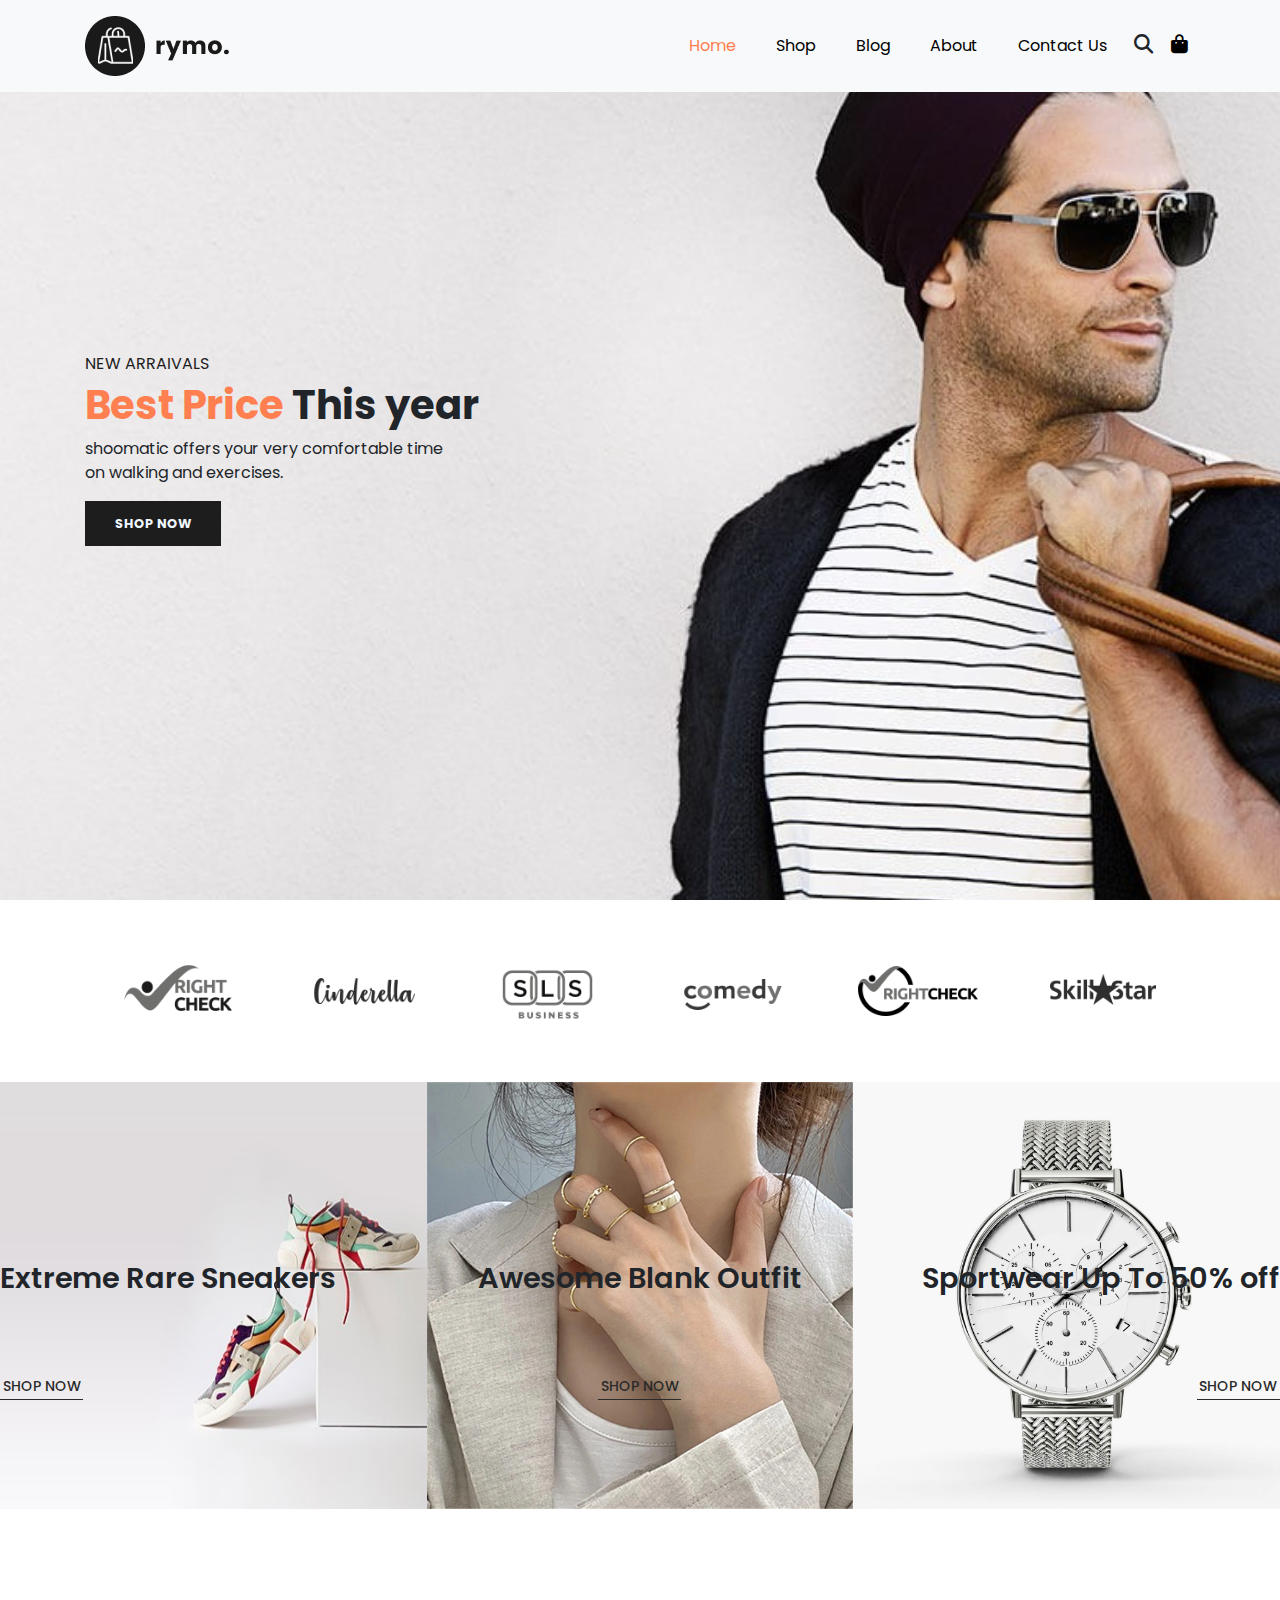
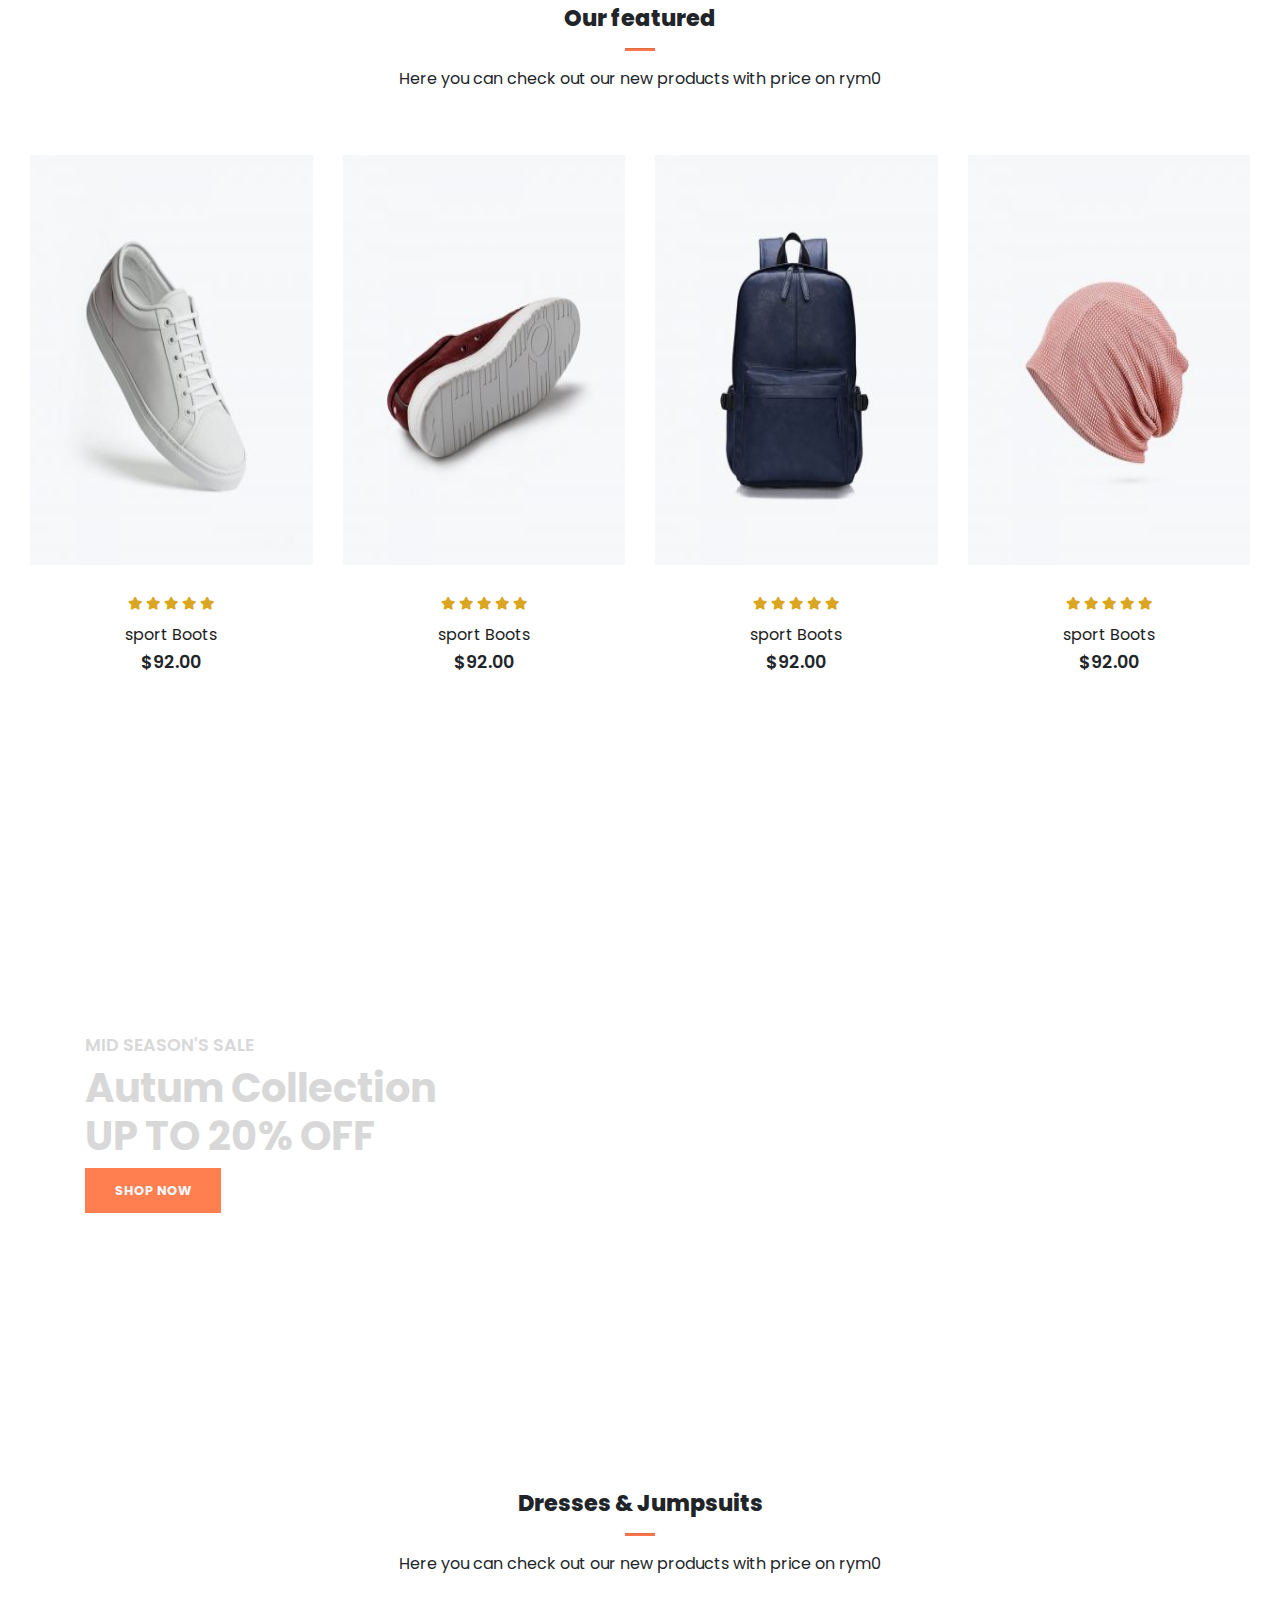
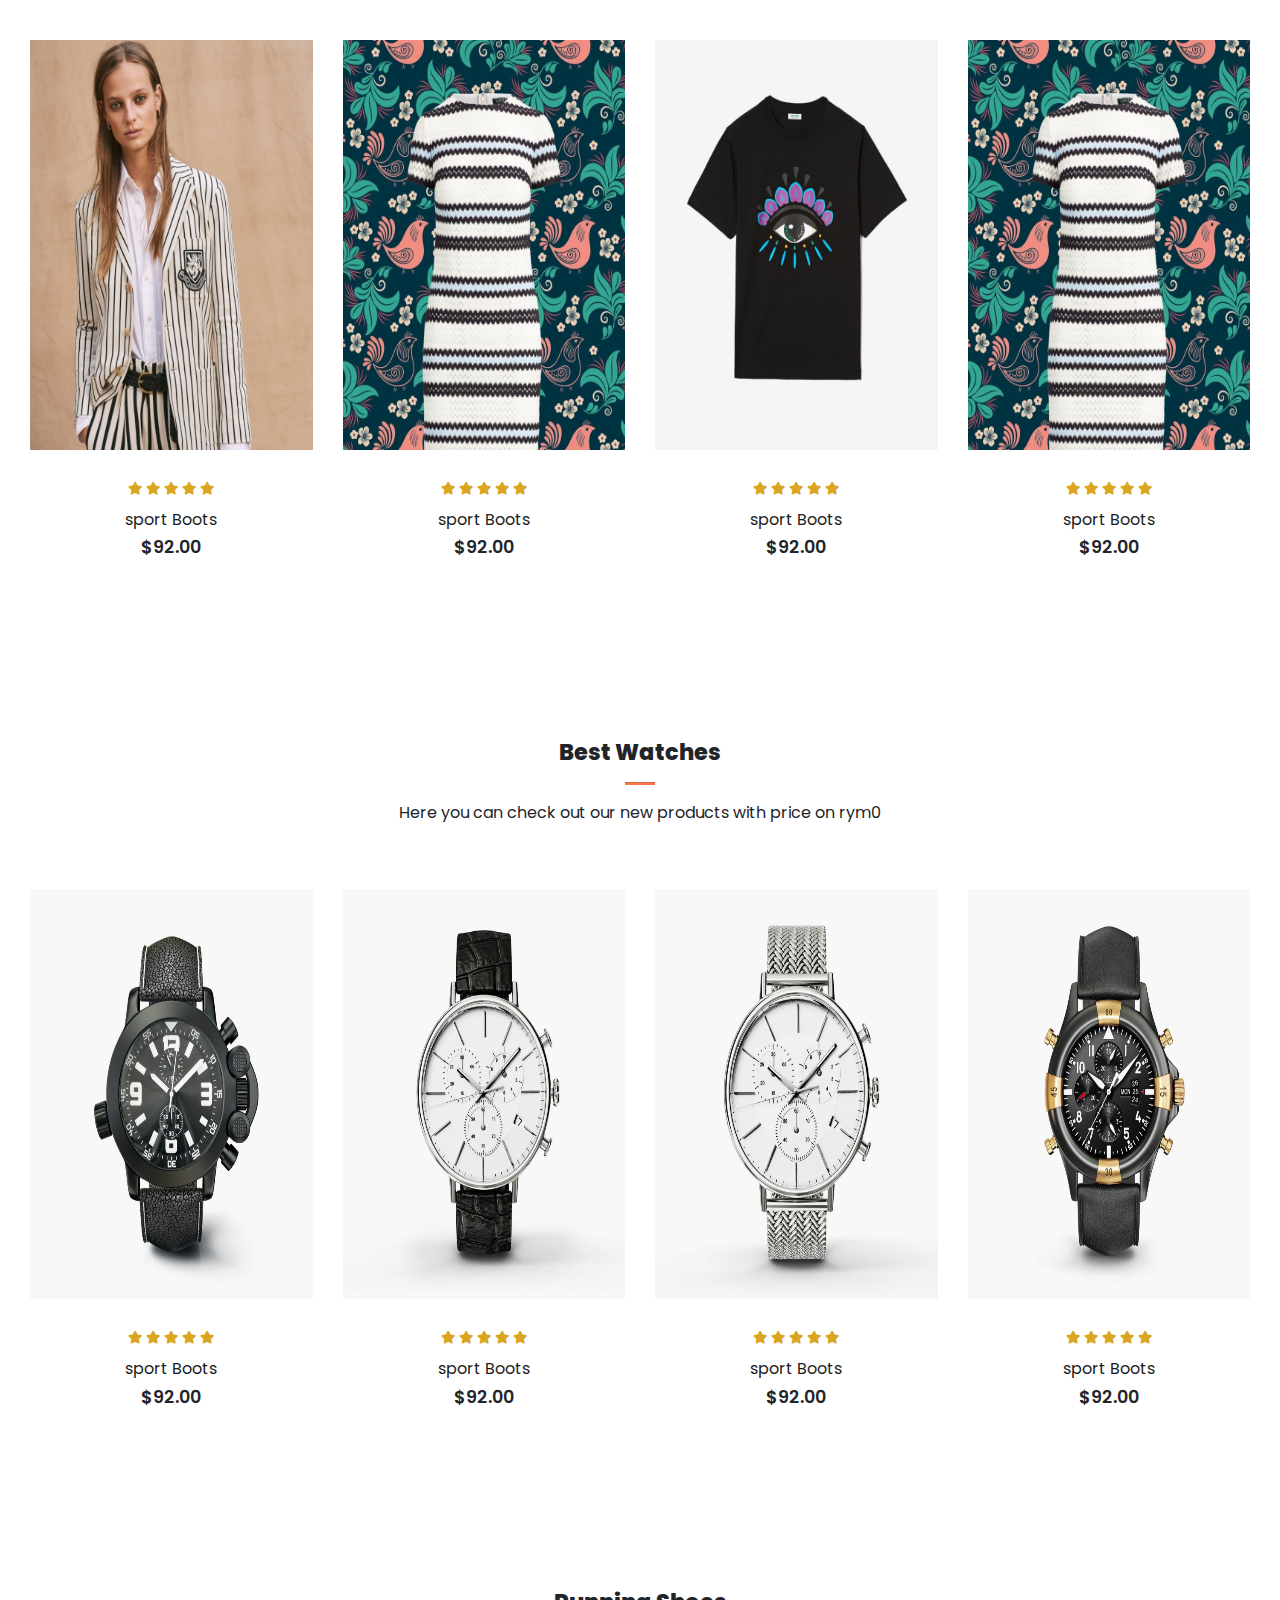
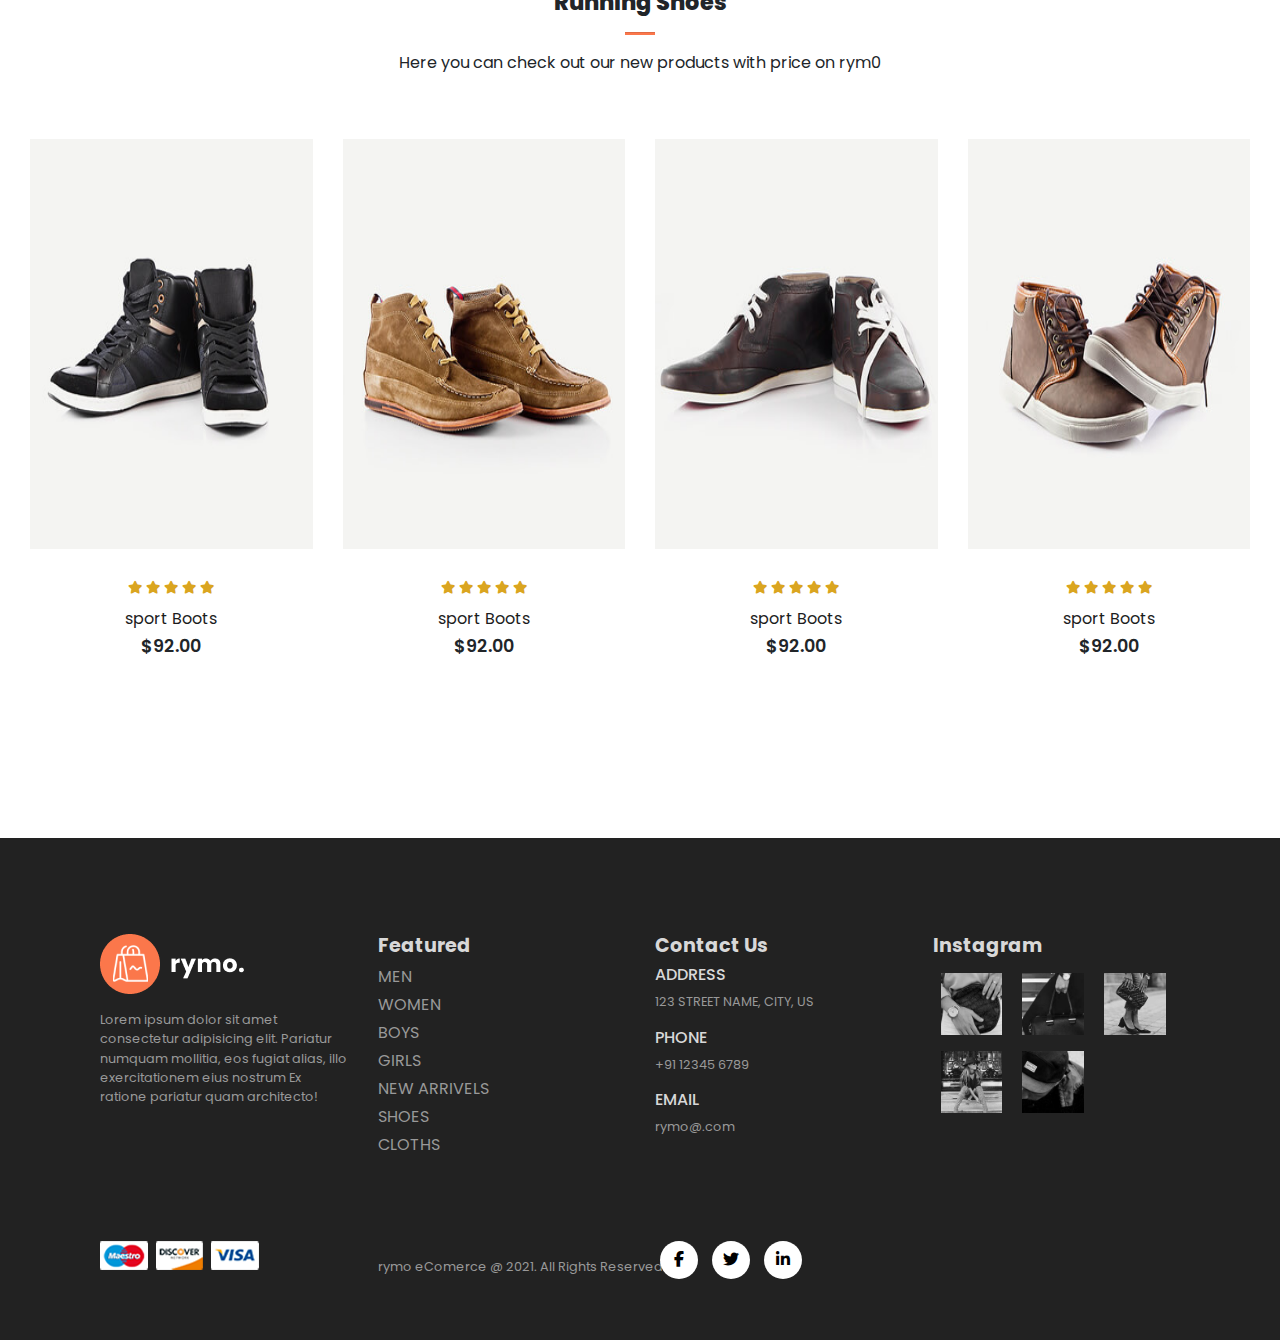
<file: intex.html>
<!DOCTYPE html>
<html lang="en">

<head>
    <meta charset="UTF-8">
    <meta name="viewport" content="width=device-width, initial-scale=1.0">
    <title>rymo E-Commerce Website</title>

    <!-- BootStrap link -->
    <link rel="stylesheet" href="https://cdn.jsdelivr.net/npm/bootstrap@4.3.1/dist/css/bootstrap.min.css"
        integrity="sha384-ggOyR0iXCbMQv3Xipma34MD+dH/1fQ784/j6cY/iJTQUOhcWr7x9JvoRxT2MZw1T" crossorigin="anonymous">
    <!-- css link -->
    <link rel="stylesheet" href="./assets/css/style.css">

    <!-- font-awesome icon link -->
    <link rel="stylesheet" href="https://cdnjs.cloudflare.com/ajax/libs/font-awesome/6.7.2/css/all.min.css"
        integrity="sha512-Evv84Mr4kqVGRNSgIGL/F/aIDqQb7xQ2vcrdIwxfjThSH8CSR7PBEakCr51Ck+w+/U6swU2Im1vVX0SVk9ABhg=="
        crossorigin="anonymous" referrerpolicy="no-referrer" />
</head>

<body>

    <!-- nav bar -->
    <nav class="navbar navbar-expand-lg navbar-light  bg-light py-3 fixed-top">
        <div class="container">
            <img src="./assets/img/logo1.png" alt="">
            <button class="navbar-toggler" type="button" data-bs-toggle="collapse"
                data-bs-target="#navbarSupportedContent" aria-controls="navbarSupportedContent" aria-expanded="false"
                aria-label="Toggle navigation">
                <!-- <span class="navbar-toggler-icon"></span> -->
                <span><i id="bar" class="fas fa-bars"></i></span>
            </button>
            <div class="collapse navbar-collapse" id="navbarSupportedContent">
                <ul class="navbar-nav ml-auto">

                    <li class="nav-item">
                        <a class="nav-link active" href="#">Home</a>
                    </li>

                    <li class="nav-item">
                        <a class="nav-link " href="./shop.html">Shop</a>
                    </li>

                    <li class="nav-item">
                        <a class="nav-link" href="./blog.html">Blog</a>
                    </li>

                    <li class="nav-item">
                        <a class="nav-link" href="#">About</a>
                    </li>

                    <li class="nav-item">
                        <a class="nav-link" href="#">Contact Us</a>
                    </li>

                    <li class="nav-item">

                        <i class="fa-solid fa-magnifying-glass"></i>
                        <a href="./cart.html" style="color: black;"><i class="fa-solid fa-bag-shopping "></i></a>
                    </li>

            </div>
        </div>
    </nav>

    <!-- Home PAGE -->
    <section id="home">
        <div class="container">
            <h5>NEW ARRAIVALS</h5>
            <h1><span>Best Price</span> This year</h1>
            <p>shoomatic offers your very comfortable time <br> on walking and exercises.</p>
            <button>shop now</button>
        </div>
    </section>

    <!-- brand section -->
    <section id="brand">
        <div class="container">
            <div class="row m-0  py-5">
                <img class="img-fluid col-lg-2 col-md-4 col-6" src="./assets/img/brand/1.png" alt="">
                <img class="img-fluid col-lg-2 col-md-4 col-6" src="./assets/img/brand/2.png" alt="">
                <img class="img-fluid col-lg-2 col-md-4 col-6" src="./assets/img/brand/3.png" alt="">
                <img class="img-fluid col-lg-2 col-md-4 col-6" src="./assets/img/brand/4.png" alt="">
                <img class="img-fluid col-lg-2 col-md-4 col-6" src="./assets/img/brand/5.png" alt="">
                <img class="img-fluid col-lg-2 col-md-4 col-6" src="./assets/img/brand/6.png" alt="">
            </div>
        </div>
    </section>

    <!-- new section -->
    <section id="new" class="w-100">
        <div class="row  p-0  m-0">
            <div class="one col-lg-4 col-md-12 col-12  p-0 m-0">
                <img class="img-fluid w-100" src="./assets/img/new/1.jpg" alt="">
                <div class="details">
                    <h2>Extreme Rare Sneakers</h2>
                    <button class="text-uppercase">shop now</button>
                </div>
            </div>

            <div class="one  col-lg-4  col-md-12  col-12  p-0 m-0">
                <img class="img-fluid w-100" src="./assets/img/new/5.jpg" alt="">
                <div class="details">
                    <h2>Awesome Blank Outfit</h2>
                    <button class="text-uppercase">shop now</button>
                </div>
            </div>

            <div class="one  col-lg-4  col-md-12  col-12  p-0 m-0">
                <img class="img-fluid w-100" src="./assets/img/new/3.jpg" alt="">
                <div class="details">
                    <h2>Sportwear Up To 50% off</h2>
                    <button class="text-uppercase">shop now</button>
                </div>
            </div>

        </div>
    </section>

    <!-- featured section -->
    <div id="featured" class="my-5 pb-5">
        <div class="container text-center mt-5 py-5">
            <h3>Our featured</h3>
            <hr class="mx-auto">
            <p>Here you can check out our new products with price on rym0</p>
        </div>
        <div class="row  mx-auto  container-fluid">
            <div class="product text-center col-lg-3 col-md-4 col-12">
                <img class="img-fluid mb-3" src="./assets/img/featured/1.jpg" alt="">
                <div class="star">
                    <i class="fas fa-star"></i>
                    <i class="fas fa-star"></i>
                    <i class="fas fa-star"></i>
                    <i class="fas fa-star"></i>
                    <i class="fas fa-star"></i>
                </div>
                <h5 class="p-name">sport Boots</h5>
                <h4 class="p-price">$92.00</h4>
                <button class="buy-btn">Buy Now</button>
            </div>


            <div class="product text-center col-lg-3 col-md-4 col-12">
                <img class="img-fluid mb-3" src="./assets/img/featured/2.jpg" alt="">
                <div class="star">
                    <i class="fas fa-star"></i>
                    <i class="fas fa-star"></i>
                    <i class="fas fa-star"></i>
                    <i class="fas fa-star"></i>
                    <i class="fas fa-star"></i>
                </div>
                <h5 class="p-name">sport Boots</h5>
                <h4 class="p-price">$92.00</h4>
                <button class="buy-btn">Buy Now</button>
            </div>

            <div class="product text-center col-lg-3 col-md-4 col-12">
                <img class="img-fluid mb-3" src="./assets/img/featured/3.jpg" alt="">
                <div class="star">
                    <i class="fas fa-star"></i>
                    <i class="fas fa-star"></i>
                    <i class="fas fa-star"></i>
                    <i class="fas fa-star"></i>
                    <i class="fas fa-star"></i>
                </div>
                <h5 class="p-name">sport Boots</h5>
                <h4 class="p-price">$92.00</h4>
                <button class="buy-btn">Buy Now</button>
            </div>

            <div class="product text-center col-lg-3 col-md-4 col-12">
                <img class="img-fluid mb-3" src="./assets/img/featured/4.jpg" alt="">
                <div class="star">
                    <i class="fas fa-star"></i>
                    <i class="fas fa-star"></i>
                    <i class="fas fa-star"></i>
                    <i class="fas fa-star"></i>
                    <i class="fas fa-star"></i>
                </div>
                <h5 class="p-name">sport Boots</h5>
                <h4 class="p-price">$92.00</h4>
                <button class="buy-btn">Buy Now</button>
            </div>

        </div>

    </div>

    <!-- banner section -->
    <section id="banner" class="my-5 py-5">
        <div class=" container">
            <h4>MID SEASON'S SALE</h4>
            <h1>Autum Collection <br>
                UP TO 20% OFF</h1>

            <BUtton class="text-uppercase">SHOP NOW</BUtton>

        </div>
    </section>

    <!-- clothes section -->
    <div id="clothes" class="my-5 ">
        <div class="container text-center mt-5 py-5">
            <h3>Dresses & Jumpsuits</h3>
            <hr class="mx-auto">
            <p>Here you can check out our new products with price on rym0</p>
        </div>
        <div class="row  mx-auto  container-fluid">
            <div class="product text-center col-lg-3 col-md-4 col-12">
                <img class="img-fluid mb-3" src="./assets/img/clothes/1.jpg" alt="">
                <div class="star">
                    <i class="fas fa-star"></i>
                    <i class="fas fa-star"></i>
                    <i class="fas fa-star"></i>
                    <i class="fas fa-star"></i>
                    <i class="fas fa-star"></i>
                </div>
                <h5 class="p-name">sport Boots</h5>
                <h4 class="p-price">$92.00</h4>
                <button class="buy-btn">Buy Now</button>
            </div>


            <div class="product text-center col-lg-3 col-md-4 col-12">
                <img class="img-fluid mb-3" src="./assets/img/clothes/2.jpg" alt="">
                <div class="star">
                    <i class="fas fa-star"></i>
                    <i class="fas fa-star"></i>
                    <i class="fas fa-star"></i>
                    <i class="fas fa-star"></i>
                    <i class="fas fa-star"></i>
                </div>
                <h5 class="p-name">sport Boots</h5>
                <h4 class="p-price">$92.00</h4>
                <button class="buy-btn">Buy Now</button>
            </div>

            <div class="product text-center col-lg-3 col-md-4 col-12">
                <img class="img-fluid mb-3" src="./assets/img/clothes/3.jpg" alt="">
                <div class="star">
                    <i class="fas fa-star"></i>
                    <i class="fas fa-star"></i>
                    <i class="fas fa-star"></i>
                    <i class="fas fa-star"></i>
                    <i class="fas fa-star"></i>
                </div>
                <h5 class="p-name">sport Boots</h5>
                <h4 class="p-price">$92.00</h4>
                <button class="buy-btn">Buy Now</button>
            </div>

            <div class="product text-center col-lg-3 col-md-4 col-12">
                <img class="img-fluid mb-3" src="./assets/img/clothes/2.jpg" alt="">
                <div class="star">
                    <i class="fas fa-star"></i>
                    <i class="fas fa-star"></i>
                    <i class="fas fa-star"></i>
                    <i class="fas fa-star"></i>
                    <i class="fas fa-star"></i>
                </div>
                <h5 class="p-name">sport Boots</h5>
                <h4 class="p-price">$92.00</h4>
                <button class="buy-btn">Buy Now</button>
            </div>

        </div>

    </div>


    <!-- watches section -->
    <div id="watches" class="my-5 ">
        <div class="container text-center mt-5 py-5">
            <h3>Best Watches</h3>
            <hr class="mx-auto">
            <p>Here you can check out our new products with price on rym0</p>
        </div>
        <div class="row  mx-auto  container-fluid">
            <div class="product text-center col-lg-3 col-md-4 col-12">
                <img class="img-fluid mb-3" src="./assets/img/watches/1.jpg" alt="">
                <div class="star">
                    <i class="fas fa-star"></i>
                    <i class="fas fa-star"></i>
                    <i class="fas fa-star"></i>
                    <i class="fas fa-star"></i>
                    <i class="fas fa-star"></i>
                </div>
                <h5 class="p-name">sport Boots</h5>
                <h4 class="p-price">$92.00</h4>
                <button class="buy-btn">Buy Now</button>
            </div>


            <div class="product text-center col-lg-3 col-md-4 col-12">
                <img class="img-fluid mb-3" src="./assets/img/watches/2.jpg" alt="">
                <div class="star">
                    <i class="fas fa-star"></i>
                    <i class="fas fa-star"></i>
                    <i class="fas fa-star"></i>
                    <i class="fas fa-star"></i>
                    <i class="fas fa-star"></i>
                </div>
                <h5 class="p-name">sport Boots</h5>
                <h4 class="p-price">$92.00</h4>
                <button class="buy-btn">Buy Now</button>
            </div>

            <div class="product text-center col-lg-3 col-md-4 col-12">
                <img class="img-fluid mb-3" src="./assets/img/watches/3.jpg" alt="">
                <div class="star">
                    <i class="fas fa-star"></i>
                    <i class="fas fa-star"></i>
                    <i class="fas fa-star"></i>
                    <i class="fas fa-star"></i>
                    <i class="fas fa-star"></i>
                </div>
                <h5 class="p-name">sport Boots</h5>
                <h4 class="p-price">$92.00</h4>
                <button class="buy-btn">Buy Now</button>
            </div>

            <div class="product text-center col-lg-3 col-md-4 col-12">
                <img class="img-fluid mb-3" src="./assets/img/watches/4.jpg" alt="">
                <div class="star">
                    <i class="fas fa-star"></i>
                    <i class="fas fa-star"></i>
                    <i class="fas fa-star"></i>
                    <i class="fas fa-star"></i>
                    <i class="fas fa-star"></i>
                </div>
                <h5 class="p-name">sport Boots</h5>
                <h4 class="p-price">$92.00</h4>
                <button class="buy-btn">Buy Now</button>
            </div>

        </div>

    </div>

    <!-- shoes section -->
    <div id="shoes" class="my-5  pb-5">
        <div class="container text-center mt-5 py-5">
            <h3>Running Shoes</h3>
            <hr class="mx-auto">
            <p>Here you can check out our new products with price on rym0</p>
        </div>
        <div class="row  mx-auto  container-fluid">
            <div class="product text-center col-lg-3 col-md-4 col-12">
                <img class="img-fluid mb-3" src="./assets/img/shoes/8.jpg" alt="">
                <div class="star">
                    <i class="fas fa-star"></i>
                    <i class="fas fa-star"></i>
                    <i class="fas fa-star"></i>
                    <i class="fas fa-star"></i>
                    <i class="fas fa-star"></i>
                </div>
                <h5 class="p-name">sport Boots</h5>
                <h4 class="p-price">$92.00</h4>
                <button class="buy-btn">Buy Now</button>
            </div>


            <div class="product text-center col-lg-3 col-md-4 col-12">
                <img class="img-fluid mb-3" src="./assets/img/shoes/7.jpg" alt="">
                <div class="star">
                    <i class="fas fa-star"></i>
                    <i class="fas fa-star"></i>
                    <i class="fas fa-star"></i>
                    <i class="fas fa-star"></i>
                    <i class="fas fa-star"></i>
                </div>
                <h5 class="p-name">sport Boots</h5>
                <h4 class="p-price">$92.00</h4>
                <button class="buy-btn">Buy Now</button>
            </div>

            <div class="product text-center col-lg-3 col-md-4 col-12">
                <img class="img-fluid mb-3" src="./assets/img/shoes/6.jpg" alt="">
                <div class="star">
                    <i class="fas fa-star"></i>
                    <i class="fas fa-star"></i>
                    <i class="fas fa-star"></i>
                    <i class="fas fa-star"></i>
                    <i class="fas fa-star"></i>
                </div>
                <h5 class="p-name">sport Boots</h5>
                <h4 class="p-price">$92.00</h4>
                <button class="buy-btn">Buy Now</button>
            </div>

            <div class="product text-center col-lg-3 col-md-4 col-12">
                <img class="img-fluid mb-3" src="./assets/img/shoes/5.jpg" alt="">
                <div class="star">
                    <i class="fas fa-star"></i>
                    <i class="fas fa-star"></i>
                    <i class="fas fa-star"></i>
                    <i class="fas fa-star"></i>
                    <i class="fas fa-star"></i>
                </div>
                <h5 class="p-name">sport Boots</h5>
                <h4 class="p-price">$92.00</h4>
                <button class="buy-btn">Buy Now</button>
            </div>

        </div>

    </div>

    <!-- footer section -->
    <footer class="mt-5 py-5">
        <div class="row container mx-auto pt-5">
            <div class="footer-one col-lg-3 co1-md-6 col-12">
                <img src="./assets/img/logo2.png" alt="">
                <p class="pt-3">Lorem ipsum dolor sit amet consectetur adipisicing elit. Pariatur numquam mollitia, eos fugiat alias,
                    illo exercitationem eius nostrum Ex
                    ratione pariatur quam architecto!</p>
            </div>
            <div class="footer-one col-lg-3 co1-md-6 col-12 mb-3">
                <h5 class="pd-2">Featured</h5>
                <ul class="text-uppercase list-unstyled">
                    <li><a href="">men</a></li>
                    <li><a href="">women</a></li>
                    <li><a href="">boys</a></li>
                    <li><a href="">girls</a></li>
                    <li><a href="">new arrivels</a></li>
                    <li><a href="">shoes</a></li>
                    <li><a href="">cloths</a></li>


                </ul>
            </div>

            <div class="footer-one col-lg-3 co1-md-6 col-12 mb-3">
                <h5 class="pd-2">Contact Us</h5>
                <div>
                    <h6 class="text-uppercase">Address</h6>
                    <p>123 STREET NAME, CITY, US</p>
                </div>
                <div>
                    <h6 class="text-uppercase">Phone</h6>
                    <p>+91 12345 6789</p>
                </div>
                <div>
                    <h6 class="text-uppercase">Email</h6>
                    <p>rymo@.com</p>
                </div>

            </div>

            <div class="footer-one col-lg-3 co1-md-6 col-12">
                <h5 class="pd-2">Instagram</h5>
                <img class="img-fluid w-25 h-10 m-2" src="./assets/img/insta/1.jpg" alt="">
                <img class="img-fluid w-25 h-10 m-2" src="./assets/img/insta/2.jpg" alt="">
                <img class="img-fluid w-25 h-10 m-2" src="./assets/img/insta/3.jpg" alt="">
                <img class="img-fluid w-25 h-10 m-2" src="./assets/img/insta/4.jpg" alt="">
                <img class="img-fluid w-25 h-10 m-2" src="./assets/img/insta/5.jpg" alt="">

            </div>

        </div>
        <div class="copyright mt-5">
            <div class="row container mx-auto">


                <div class="col-lg-3 col-md-6 col-12 mb-3">
                    <img src="./assets/img/payment.png" alt="">
                </div>
                <div class="col-lg-3 col-md-6 col-12 text-nowrap">
                    <p class="pt-3">rymo eComerce @ 2021. All Rights Reserved</p>
                </div>
                <div class="col-lg-3 col-md-6 col-12">

                    <a href="#"><i class="fa-brands fa-facebook-f"></i> </a>
                    <a href="#"> <i class="fa-brands fa-twitter"></i> </a>
                    <a href="#"> <i class="fa-brands fa-linkedin-in"></i> </a>

                </div>
            </div>
        </div>

    </footer>


    <!-- bootstrap script code -->
    <script src="https://cdn.jsdelivr.net/npm/@popperjs/core@2.9.2/dist/umd/popper.min.js"
        integrity="sha384-IQsoLXl5PILFhosVNubq5LC7Qb9DXgDA9i+tQ8Zj3iwWAwPtgFTxbJ8NT4GN1R8p"
        crossorigin="anonymous"></script>
    <script src="https://cdn.jsdelivr.net/npm/bootstrap@5.0.2/dist/js/bootstrap.min.js"
        integrity="sha384-cVKIPhGWiC2Al4u+LWgxfKTRIcfu0JTxR+EQDz/bgldoEyl4H0zUF0QKbrJ0EcQF"
        crossorigin="anonymous"></script>

</body>

</html>
</file>
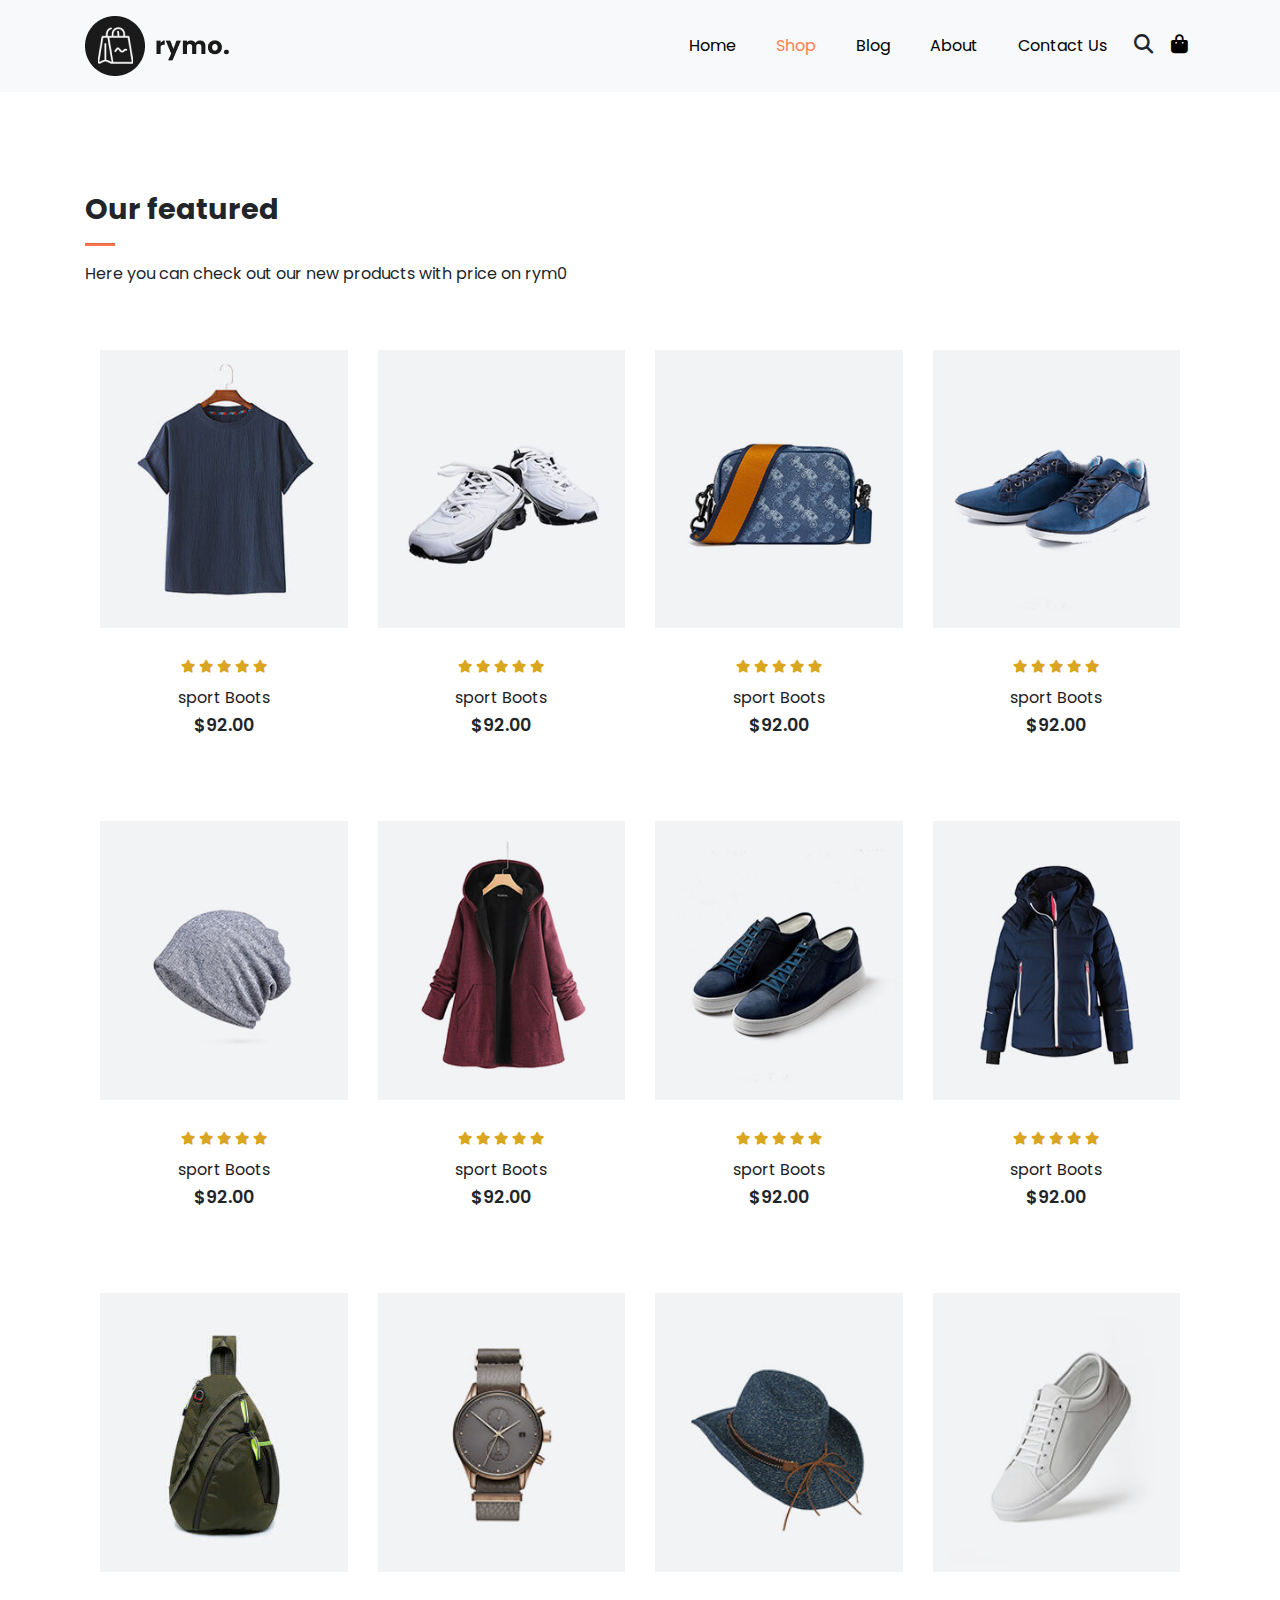
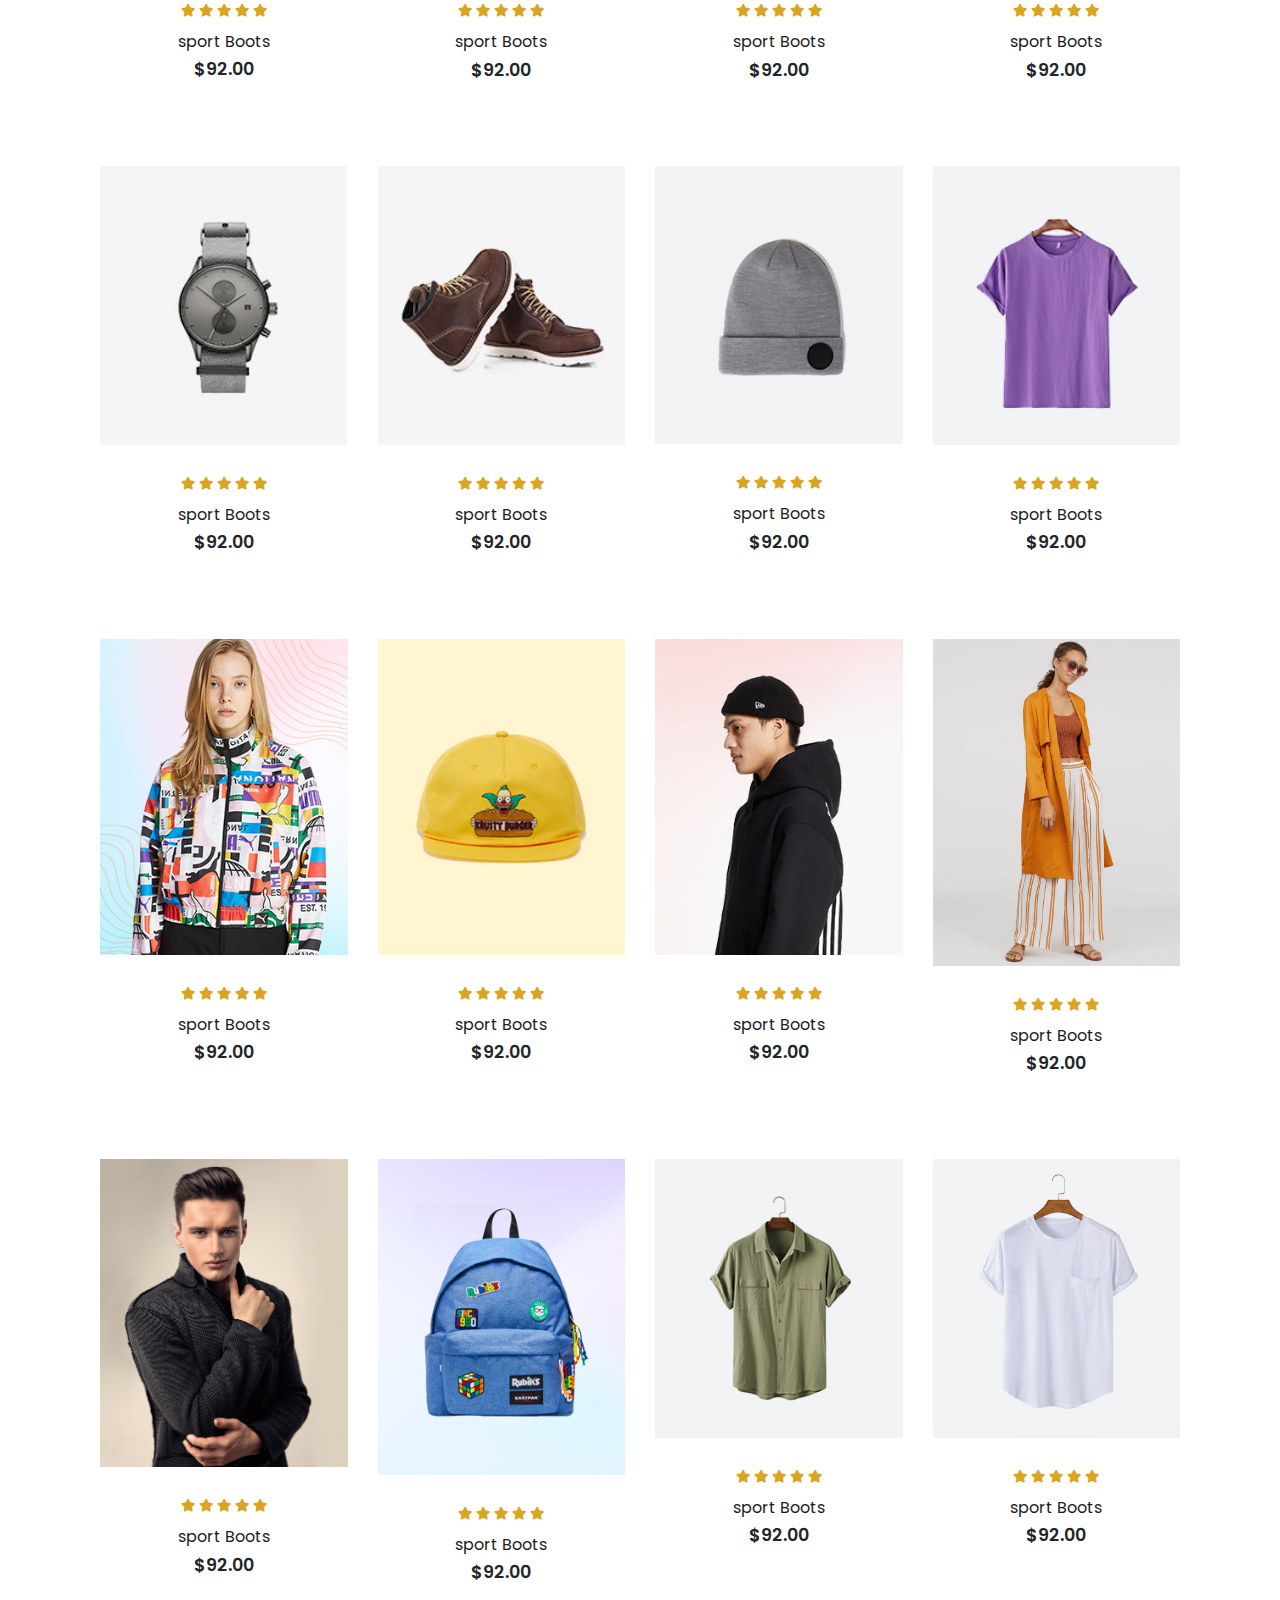
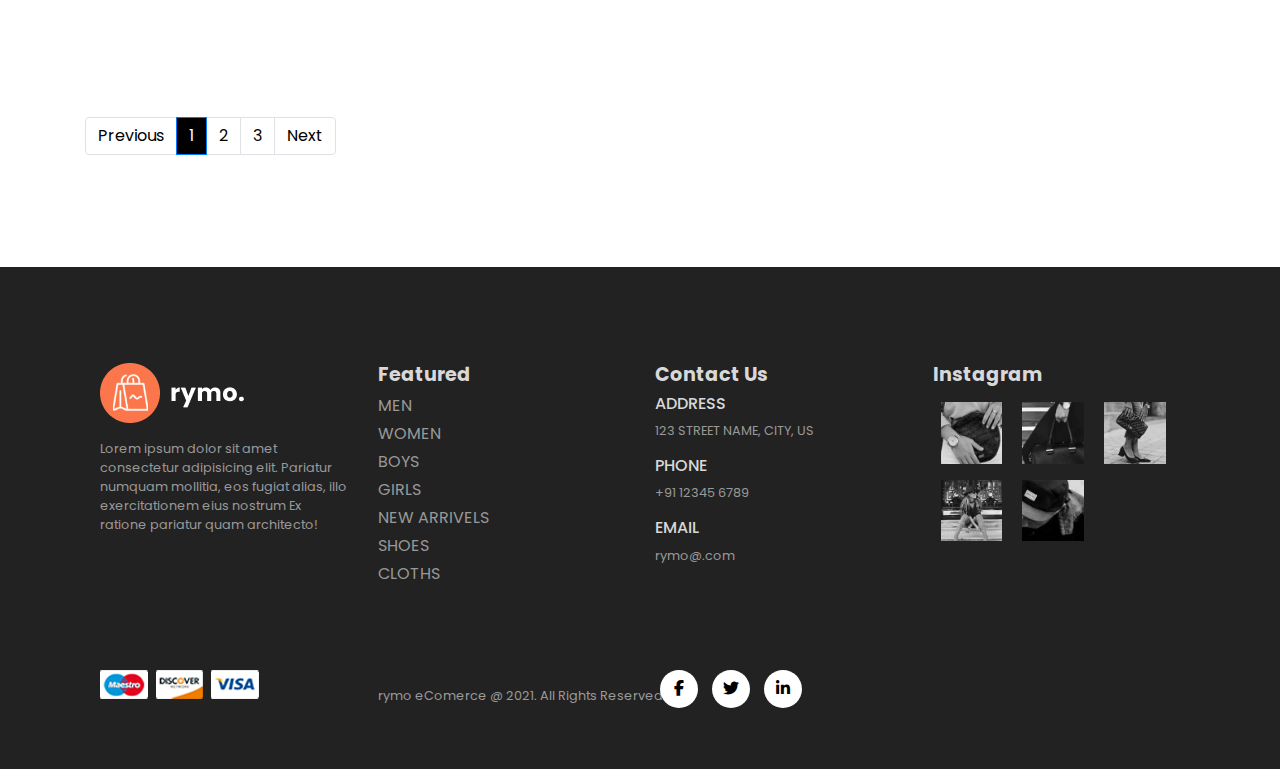
<file: shop.html>
<!DOCTYPE html>
<html lang="en">

<head>
    <meta charset="UTF-8">
    <meta name="viewport" content="width=device-width, initial-scale=1.0">
    <title>Shop</title>

    <!-- BootStrap link -->
    <link rel="stylesheet" href="https://cdn.jsdelivr.net/npm/bootstrap@4.3.1/dist/css/bootstrap.min.css"
        integrity="sha384-ggOyR0iXCbMQv3Xipma34MD+dH/1fQ784/j6cY/iJTQUOhcWr7x9JvoRxT2MZw1T" crossorigin="anonymous">
    <!-- css link -->
    <link rel="stylesheet" href="./assets/css/style.css">

    <!-- font-awesome icon link -->
    <link rel="stylesheet" href="https://cdnjs.cloudflare.com/ajax/libs/font-awesome/6.7.2/css/all.min.css"
        integrity="sha512-Evv84Mr4kqVGRNSgIGL/F/aIDqQb7xQ2vcrdIwxfjThSH8CSR7PBEakCr51Ck+w+/U6swU2Im1vVX0SVk9ABhg=="
        crossorigin="anonymous" referrerpolicy="no-referrer" />

    <style>
        .product img {
            width: 100%;
            height: auto;
            box-sizing: border-box;
            object-fit: cover;
        }

        #featured > div.row.mx-auto.container > nav > ul > li.page-item.active > a{
            background-color: black;
        }

        #featured > div.row.mx-auto.container > nav > ul > li:nth-child(n):hover>a{
            background-color: coral;
            color: #fff;
        }
        .pagination a{
            color: #000;
        }
    </style>

</head>

<body>

    <!-- nav bar -->
    <nav class="navbar navbar-expand-lg navbar-light  bg-light py-3 fixed-top">
        <div class="container">
            <img src="./assets/img/logo1.png" alt="">
            <button class="navbar-toggler" type="button" data-bs-toggle="collapse"
                data-bs-target="#navbarSupportedContent" aria-controls="navbarSupportedContent" aria-expanded="false"
                aria-label="Toggle navigation">
                <!-- <span class="navbar-toggler-icon"></span> -->
                <span><i id="bar" class="fas fa-bars"></i></span>
            </button>
            <div class="collapse navbar-collapse" id="navbarSupportedContent">
                <ul class="navbar-nav ml-auto">

                    <li class="nav-item">
                        <a class="nav-link" href="./intex.html">Home</a>
                    </li>

                    <li class="nav-item">
                        <a class="nav-link active" href="#">Shop</a>
                    </li>

                    <li class="nav-item">
                        <a class="nav-link" href="./blog.html">Blog</a>
                    </li>

                    <li class="nav-item">
                        <a class="nav-link" href="#">About</a>
                    </li>

                    <li class="nav-item">
                        <a class="nav-link" href="#">Contact Us</a>
                    </li>

                    <li class="nav-item">

                        <i class="fa-solid fa-magnifying-glass"></i>
                        <a href="./cart.html" style="color: black;"><i class="fa-solid fa-bag-shopping "></i></a>
                    </li>

            </div>
        </div>
    </nav>


    <!-- shop section -->
    <div id="featured" class="my-5 py-5">
        <div class="container mt-5 py-5">
            <h2 class="font-weight-bold" >Our featured</h2>
            <hr>
            <p>Here you can check out our new products with price on rym0</p>
        </div>
        <div class="row  mx-auto  container">
            <div onclick="window.location.href='./sProducd.html';" class="product text-center col-lg-3 col-md-4 col-12">
                <img class="img-fluid mb-3" src="./assets/img/shop/1.jpg" alt="">
                <div class="star">
                    <i class="fas fa-star"></i>
                    <i class="fas fa-star"></i>
                    <i class="fas fa-star"></i>
                    <i class="fas fa-star"></i>
                    <i class="fas fa-star"></i>
                </div>
                <h5 class="p-name">sport Boots</h5>
                <h4 class="p-price">$92.00</h4>
                <button class="buy-btn">Buy Now</button>
            </div>

            <div class="product text-center col-lg-3 col-md-4 col-12">
                <img class="img-fluid mb-3" src="./assets/img/shop/2.jpg" alt="">
                <div class="star">
                    <i class="fas fa-star"></i>
                    <i class="fas fa-star"></i>
                    <i class="fas fa-star"></i>
                    <i class="fas fa-star"></i>
                    <i class="fas fa-star"></i>
                </div>
                <h5 class="p-name">sport Boots</h5>
                <h4 class="p-price">$92.00</h4>
                <button class="buy-btn">Buy Now</button>
            </div>

            <div class="product text-center col-lg-3 col-md-4 col-12">
                <img class="img-fluid mb-3" src="./assets/img/shop/3.jpg" alt="">
                <div class="star">
                    <i class="fas fa-star"></i>
                    <i class="fas fa-star"></i>
                    <i class="fas fa-star"></i>
                    <i class="fas fa-star"></i>
                    <i class="fas fa-star"></i>
                </div>
                <h5 class="p-name">sport Boots</h5>
                <h4 class="p-price">$92.00</h4>
                <button class="buy-btn">Buy Now</button>
            </div>

            <div class="product text-center col-lg-3 col-md-4 col-12">
                <img class="img-fluid mb-3" src="./assets/img/shop/4.jpg" alt="">
                <div class="star">
                    <i class="fas fa-star"></i>
                    <i class="fas fa-star"></i>
                    <i class="fas fa-star"></i>
                    <i class="fas fa-star"></i>
                    <i class="fas fa-star"></i>
                </div>
                <h5 class="p-name">sport Boots</h5>
                <h4 class="p-price">$92.00</h4>
                <button class="buy-btn">Buy Now</button>
            </div>

            <div class="product text-center col-lg-3 col-md-4 col-12">
                <img class="img-fluid mb-3" src="./assets/img/shop/5.jpg" alt="">
                <div class="star">
                    <i class="fas fa-star"></i>
                    <i class="fas fa-star"></i>
                    <i class="fas fa-star"></i>
                    <i class="fas fa-star"></i>
                    <i class="fas fa-star"></i>
                </div>
                <h5 class="p-name">sport Boots</h5>
                <h4 class="p-price">$92.00</h4>
                <button class="buy-btn">Buy Now</button>
            </div>

            <div class="product text-center col-lg-3 col-md-4 col-12">
                <img class="img-fluid mb-3" src="./assets/img/shop/6.jpg" alt="">
                <div class="star">
                    <i class="fas fa-star"></i>
                    <i class="fas fa-star"></i>
                    <i class="fas fa-star"></i>
                    <i class="fas fa-star"></i>
                    <i class="fas fa-star"></i>
                </div>
                <h5 class="p-name">sport Boots</h5>
                <h4 class="p-price">$92.00</h4>
                <button class="buy-btn">Buy Now</button>
            </div>

            <div class="product text-center col-lg-3 col-md-4 col-12">
                <img class="img-fluid mb-3" src="./assets/img/shop/7.jpg" alt="">
                <div class="star">
                    <i class="fas fa-star"></i>
                    <i class="fas fa-star"></i>
                    <i class="fas fa-star"></i>
                    <i class="fas fa-star"></i>
                    <i class="fas fa-star"></i>
                </div>
                <h5 class="p-name">sport Boots</h5>
                <h4 class="p-price">$92.00</h4>
                <button class="buy-btn">Buy Now</button>
            </div>

            <div class="product text-center col-lg-3 col-md-4 col-12">
                <img class="img-fluid mb-3" src="./assets/img/shop/8.jpg" alt="">
                <div class="star">
                    <i class="fas fa-star"></i>
                    <i class="fas fa-star"></i>
                    <i class="fas fa-star"></i>
                    <i class="fas fa-star"></i>
                    <i class="fas fa-star"></i>
                </div>
                <h5 class="p-name">sport Boots</h5>
                <h4 class="p-price">$92.00</h4>
                <button class="buy-btn">Buy Now</button>
            </div>

            <div class="product text-center col-lg-3 col-md-4 col-12">
                <img class="img-fluid mb-3" src="./assets/img/shop/9.jpg" alt="">
                <div class="star">
                    <i class="fas fa-star"></i>
                    <i class="fas fa-star"></i>
                    <i class="fas fa-star"></i>
                    <i class="fas fa-star"></i>
                    <i class="fas fa-star"></i>
                </div>
                <h5 class="p-name">sport Boots</h5>
                <h4 class="p-price">$92.00</h4>
                <button class="buy-btn">Buy Now</button>
            </div>

            <div class="product text-center col-lg-3 col-md-4 col-12">
                <img class="img-fluid mb-3" src="./assets/img/shop/10.jpg" alt="">
                <div class="star">
                    <i class="fas fa-star"></i>
                    <i class="fas fa-star"></i>
                    <i class="fas fa-star"></i>
                    <i class="fas fa-star"></i>
                    <i class="fas fa-star"></i>
                </div>
                <h5 class="p-name">sport Boots</h5>
                <h4 class="p-price">$92.00</h4>
                <button class="buy-btn">Buy Now</button>
            </div>

            <div class="product text-center col-lg-3 col-md-4 col-12">
                <img class="img-fluid mb-3" src="./assets/img/shop/11.jpg" alt="">
                <div class="star">
                    <i class="fas fa-star"></i>
                    <i class="fas fa-star"></i>
                    <i class="fas fa-star"></i>
                    <i class="fas fa-star"></i>
                    <i class="fas fa-star"></i>
                </div>
                <h5 class="p-name">sport Boots</h5>
                <h4 class="p-price">$92.00</h4>
                <button class="buy-btn">Buy Now</button>
            </div>

            <div class="product text-center col-lg-3 col-md-4 col-12">
                <img class="img-fluid mb-3" src="./assets/img/shop/12.jpg" alt="">
                <div class="star">
                    <i class="fas fa-star"></i>
                    <i class="fas fa-star"></i>
                    <i class="fas fa-star"></i>
                    <i class="fas fa-star"></i>
                    <i class="fas fa-star"></i>
                </div>
                <h5 class="p-name">sport Boots</h5>
                <h4 class="p-price">$92.00</h4>
                <button class="buy-btn">Buy Now</button>
            </div>

            <div class="product text-center col-lg-3 col-md-4 col-12">
                <img class="img-fluid mb-3" src="./assets/img/shop/13.jpg" alt="">
                <div class="star">
                    <i class="fas fa-star"></i>
                    <i class="fas fa-star"></i>
                    <i class="fas fa-star"></i>
                    <i class="fas fa-star"></i>
                    <i class="fas fa-star"></i>
                </div>
                <h5 class="p-name">sport Boots</h5>
                <h4 class="p-price">$92.00</h4>
                <button class="buy-btn">Buy Now</button>
            </div>

            <div class="product text-center col-lg-3 col-md-4 col-12">
                <img class="img-fluid mb-3" src="./assets/img/shop/14.jpg" alt="">
                <div class="star">
                    <i class="fas fa-star"></i>
                    <i class="fas fa-star"></i>
                    <i class="fas fa-star"></i>
                    <i class="fas fa-star"></i>
                    <i class="fas fa-star"></i>
                </div>
                <h5 class="p-name">sport Boots</h5>
                <h4 class="p-price">$92.00</h4>
                <button class="buy-btn">Buy Now</button>
            </div>

            <div class="product text-center col-lg-3 col-md-4 col-12">
                <img class="img-fluid mb-3" src="./assets/img/shop/15.jpg" alt="">
                <div class="star">
                    <i class="fas fa-star"></i>
                    <i class="fas fa-star"></i>
                    <i class="fas fa-star"></i>
                    <i class="fas fa-star"></i>
                    <i class="fas fa-star"></i>
                </div>
                <h5 class="p-name">sport Boots</h5>
                <h4 class="p-price">$92.00</h4>
                <button class="buy-btn">Buy Now</button>
            </div>

            <div class="product text-center col-lg-3 col-md-4 col-12">
                <img class="img-fluid mb-3" src="./assets/img/shop/16.jpg" alt="">
                <div class="star">
                    <i class="fas fa-star"></i>
                    <i class="fas fa-star"></i>
                    <i class="fas fa-star"></i>
                    <i class="fas fa-star"></i>
                    <i class="fas fa-star"></i>
                </div>
                <h5 class="p-name">sport Boots</h5>
                <h4 class="p-price">$92.00</h4>
                <button class="buy-btn">Buy Now</button>
            </div>

            <div class="product text-center col-lg-3 col-md-4 col-12">
                <img class="img-fluid mb-3" src="./assets/img/shop/17.jpg" alt="">
                <div class="star">
                    <i class="fas fa-star"></i>
                    <i class="fas fa-star"></i>
                    <i class="fas fa-star"></i>
                    <i class="fas fa-star"></i>
                    <i class="fas fa-star"></i>
                </div>
                <h5 class="p-name">sport Boots</h5>
                <h4 class="p-price">$92.00</h4>
                <button class="buy-btn">Buy Now</button>
            </div>

            <div class="product text-center col-lg-3 col-md-4 col-12">
                <img class="img-fluid mb-3" src="./assets/img/shop/18.jpg" alt="">
                <div class="star">
                    <i class="fas fa-star"></i>
                    <i class="fas fa-star"></i>
                    <i class="fas fa-star"></i>
                    <i class="fas fa-star"></i>
                    <i class="fas fa-star"></i>
                </div>
                <h5 class="p-name">sport Boots</h5>
                <h4 class="p-price">$92.00</h4>
                <button class="buy-btn">Buy Now</button>
            </div>

            <div class="product text-center col-lg-3 col-md-4 col-12">
                <img class="img-fluid mb-3" src="./assets/img/shop/19.jpg" alt="">
                <div class="star">
                    <i class="fas fa-star"></i>
                    <i class="fas fa-star"></i>
                    <i class="fas fa-star"></i>
                    <i class="fas fa-star"></i>
                    <i class="fas fa-star"></i>
                </div>
                <h5 class="p-name">sport Boots</h5>
                <h4 class="p-price">$92.00</h4>
                <button class="buy-btn">Buy Now</button>
            </div>

            <div class="product text-center col-lg-3 col-md-4 col-12">
                <img class="img-fluid mb-3" src="./assets/img/shop/20.jpg" alt="">
                <div class="star">
                    <i class="fas fa-star"></i>
                    <i class="fas fa-star"></i>
                    <i class="fas fa-star"></i>
                    <i class="fas fa-star"></i>
                    <i class="fas fa-star"></i>
                </div>
                <h5 class="p-name">sport Boots</h5>
                <h4 class="p-price">$92.00</h4>
                <button class="buy-btn">Buy Now</button>
            </div>
            <div class="product text-center col-lg-3 col-md-4 col-12">
                <img class="img-fluid mb-3" src="./assets/img/shop/21.jpg" alt="">
                <div class="star">
                    <i class="fas fa-star"></i>
                    <i class="fas fa-star"></i>
                    <i class="fas fa-star"></i>
                    <i class="fas fa-star"></i>
                    <i class="fas fa-star"></i>
                </div>
                <h5 class="p-name">sport Boots</h5>
                <h4 class="p-price">$92.00</h4>
                <button class="buy-btn">Buy Now</button>
            </div>

            <div class="product text-center col-lg-3 col-md-4 col-12">
                <img class="img-fluid mb-3" src="./assets/img/shop/22.jpg" alt="">
                <div class="star">
                    <i class="fas fa-star"></i>
                    <i class="fas fa-star"></i>
                    <i class="fas fa-star"></i>
                    <i class="fas fa-star"></i>
                    <i class="fas fa-star"></i>
                </div>
                <h5 class="p-name">sport Boots</h5>
                <h4 class="p-price">$92.00</h4>
                <button class="buy-btn">Buy Now</button>
            </div>

            <div class="product text-center col-lg-3 col-md-4 col-12">
                <img class="img-fluid mb-3" src="./assets/img/shop/23.jpg" alt="">
                <div class="star">
                    <i class="fas fa-star"></i>
                    <i class="fas fa-star"></i>
                    <i class="fas fa-star"></i>
                    <i class="fas fa-star"></i>
                    <i class="fas fa-star"></i>
                </div>
                <h5 class="p-name">sport Boots</h5>
                <h4 class="p-price">$92.00</h4>
                <button class="buy-btn">Buy Now</button>
            </div>

            <div class="product text-center col-lg-3 col-md-4 col-12">
                <img class="img-fluid mb-3" src="./assets/img/shop/24.jpg" alt="">
                <div class="star">
                    <i class="fas fa-star"></i>
                    <i class="fas fa-star"></i>
                    <i class="fas fa-star"></i>
                    <i class="fas fa-star"></i>
                    <i class="fas fa-star"></i>
                </div>
                <h5 class="p-name">sport Boots</h5>
                <h4 class="p-price">$92.00</h4>
                <button class="buy-btn">Buy Now</button>
            </div>

            <nav aria-label="...">
                <ul class="pagination mt-5">
                    <li class="page-item"><a href="#" class="page-link">Previous</a></li>
                    <li class="page-item active"><a class="page-link" href="#">1</a></li>
                    <li class="page-item ">
                        <a class="page-link" href="#" aria-current="page">2</a>
                    </li>
                    <li class="page-item"><a class="page-link" href="#">3</a></li>
                    <li class="page-item"><a class="page-link" href="#">Next</a></li>
                </ul>
            </nav>

        </div>

    </div>

    <!-- footer section -->
    <footer class="mt-5 py-5">
        <div class="row container mx-auto pt-5">
            <div class="footer-one col-lg-3 co1-md-6 col-12">
                <img src="./assets/img/logo2.png" alt="">
                <p class="pt-3">Lorem ipsum dolor sit amet consectetur adipisicing elit. Pariatur numquam mollitia, eos
                    fugiat alias,
                    illo exercitationem eius nostrum Ex
                    ratione pariatur quam architecto!</p>
            </div>
            <div class="footer-one col-lg-3 co1-md-6 col-12 mb-3">
                <h5 class="pd-2">Featured</h5>
                <ul class="text-uppercase list-unstyled">
                    <li><a href="">men</a></li>
                    <li><a href="">women</a></li>
                    <li><a href="">boys</a></li>
                    <li><a href="">girls</a></li>
                    <li><a href="">new arrivels</a></li>
                    <li><a href="">shoes</a></li>
                    <li><a href="">cloths</a></li>


                </ul>
            </div>

            <div class="footer-one col-lg-3 co1-md-6 col-12 mb-3">
                <h5 class="pd-2">Contact Us</h5>
                <div>
                    <h6 class="text-uppercase">Address</h6>
                    <p>123 STREET NAME, CITY, US</p>
                </div>
                <div>
                    <h6 class="text-uppercase">Phone</h6>
                    <p>+91 12345 6789</p>
                </div>
                <div>
                    <h6 class="text-uppercase">Email</h6>
                    <p>rymo@.com</p>
                </div>

            </div>

            <div class="footer-one col-lg-3 co1-md-6 col-12">
                <h5 class="pd-2">Instagram</h5>
                <img class="img-fluid w-25 h-10 m-2" src="./assets/img/insta/1.jpg" alt="">
                <img class="img-fluid w-25 h-10 m-2" src="./assets/img/insta/2.jpg" alt="">
                <img class="img-fluid w-25 h-10 m-2" src="./assets/img/insta/3.jpg" alt="">
                <img class="img-fluid w-25 h-10 m-2" src="./assets/img/insta/4.jpg" alt="">
                <img class="img-fluid w-25 h-10 m-2" src="./assets/img/insta/5.jpg" alt="">

            </div>

        </div>
        <div class="copyright mt-5">
            <div class="row container mx-auto">


                <div class="col-lg-3 col-md-6 col-12 mb-3">
                    <img src="./assets/img/payment.png" alt="">
                </div>
                <div class="col-lg-3 col-md-6 col-12 text-nowrap">
                    <p class="pt-3">rymo eComerce @ 2021. All Rights Reserved</p>
                </div>
                <div class="col-lg-3 col-md-6 col-12">

                    <a href="#"><i class="fa-brands fa-facebook-f"></i> </a>
                    <a href="#"> <i class="fa-brands fa-twitter"></i> </a>
                    <a href="#"> <i class="fa-brands fa-linkedin-in"></i> </a>

                </div>
            </div>
        </div>

    </footer>


    <!-- bootstrap script code -->
    <script src="https://cdn.jsdelivr.net/npm/@popperjs/core@2.9.2/dist/umd/popper.min.js"
        integrity="sha384-IQsoLXl5PILFhosVNubq5LC7Qb9DXgDA9i+tQ8Zj3iwWAwPtgFTxbJ8NT4GN1R8p"
        crossorigin="anonymous"></script>
    <script src="https://cdn.jsdelivr.net/npm/bootstrap@5.0.2/dist/js/bootstrap.min.js"
        integrity="sha384-cVKIPhGWiC2Al4u+LWgxfKTRIcfu0JTxR+EQDz/bgldoEyl4H0zUF0QKbrJ0EcQF"
        crossorigin="anonymous"></script>

</body>

</html>
</file>
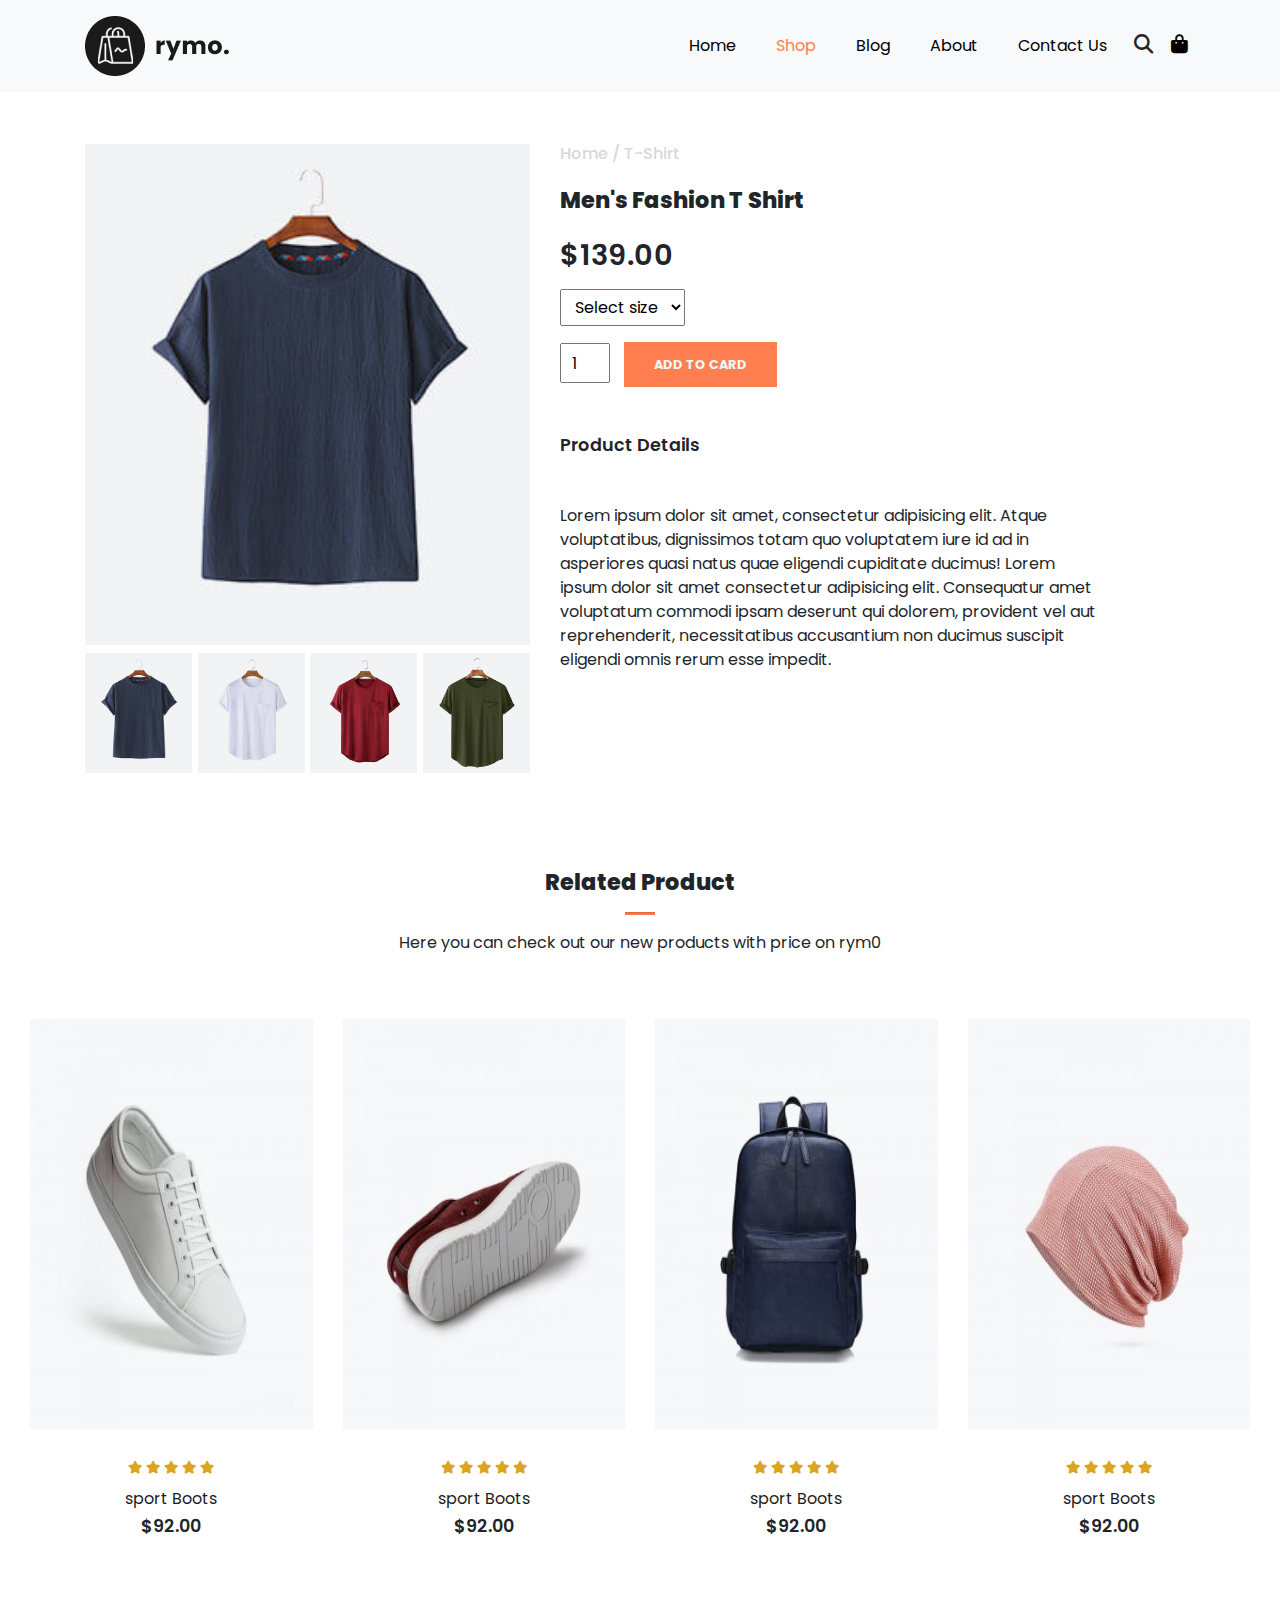
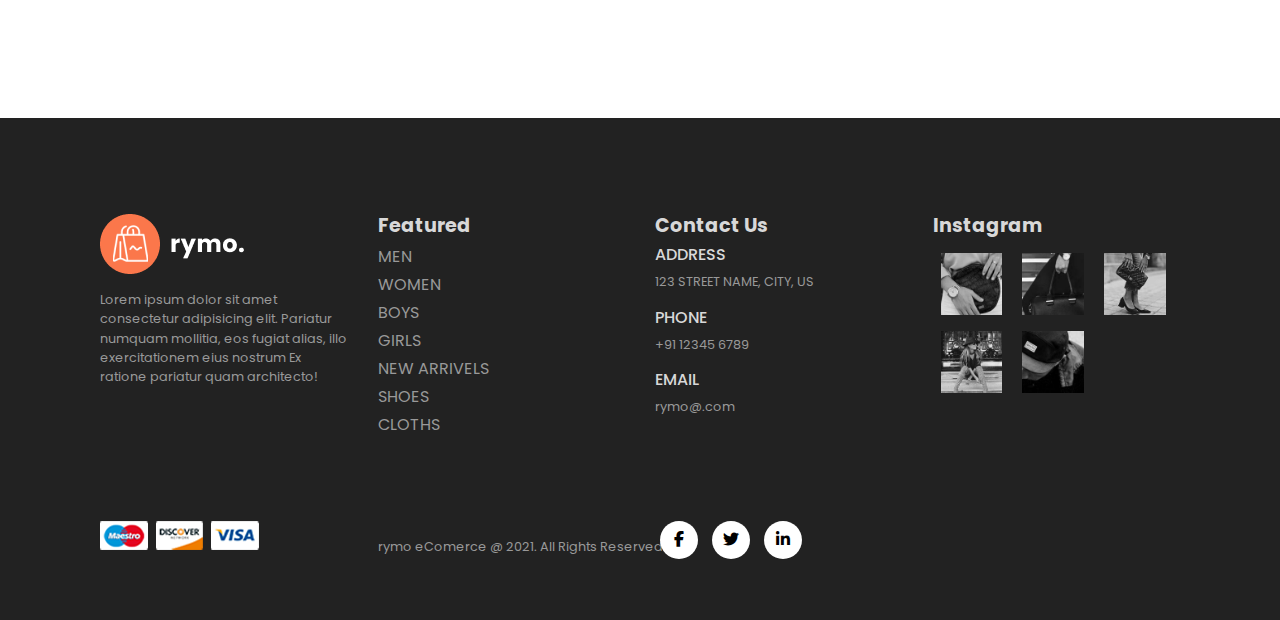
<file: sProducd.html>
<!DOCTYPE html>
<html lang="en">

<head>
    <meta charset="UTF-8">
    <meta name="viewport" content="width=device-width, initial-scale=1.0">
    <title>Shop</title>

    <!-- BootStrap link -->
    <link rel="stylesheet" href="https://cdn.jsdelivr.net/npm/bootstrap@4.3.1/dist/css/bootstrap.min.css"
        integrity="sha384-ggOyR0iXCbMQv3Xipma34MD+dH/1fQ784/j6cY/iJTQUOhcWr7x9JvoRxT2MZw1T" crossorigin="anonymous">
    <!-- css link -->
    <link rel="stylesheet" href="./assets/css/style.css">

    <!-- font-awesome icon link -->
    <link rel="stylesheet" href="https://cdnjs.cloudflare.com/ajax/libs/font-awesome/6.7.2/css/all.min.css"
        integrity="sha512-Evv84Mr4kqVGRNSgIGL/F/aIDqQb7xQ2vcrdIwxfjThSH8CSR7PBEakCr51Ck+w+/U6swU2Im1vVX0SVk9ABhg=="
        crossorigin="anonymous" referrerpolicy="no-referrer" />



    <style>
        .small-img-group {
            display: flex;
            justify-content: space-between;

        }

        .small-img-col {
            flex-basis: 24%;
            cursor: pointer;
        }

        .sProduct select{
            display: block;
            padding: 5px 10px;
        }

        .sProduct input{
            /* display: block; */
            width: 50px;
            height: 40px;
            padding-left: 10px;
            font-size: 16px;
            margin-right: 10px;

        }
        .sProduct input:focus{
            outline: none;
        }
        .buy-btn{
            background-color: coral;
            opacity: 1;
            transition: 0.3s ease;
        }
    </style>

</head>

<body>

    <!-- nav bar -->
    <nav class="navbar navbar-expand-lg navbar-light  bg-light py-3 fixed-top">
        <div class="container">
            <img src="./assets/img/logo1.png" alt="">
            <button class="navbar-toggler" type="button" data-bs-toggle="collapse"
                data-bs-target="#navbarSupportedContent" aria-controls="navbarSupportedContent" aria-expanded="false"
                aria-label="Toggle navigation">
                <!-- <span class="navbar-toggler-icon"></span> -->
                <span><i id="bar" class="fas fa-bars"></i></span>
            </button>
            <div class="collapse navbar-collapse" id="navbarSupportedContent">
                <ul class="navbar-nav ml-auto">

                    <li class="nav-item">
                        <a class="nav-link" href="./intex.html">Home</a>
                    </li>

                    <li class="nav-item">
                        <a class="nav-link active" href="./sProducd.html">Shop</a>
                    </li>

                    <li class="nav-item">
                        <a class="nav-link" href="./blog.html">Blog</a>
                    </li>

                    <li class="nav-item">
                        <a class="nav-link" href="#">About</a>
                    </li>

                    <li class="nav-item">
                        <a class="nav-link" href="#">Contact Us</a>
                    </li>

                    <li class="nav-item">

                        <i class="fa-solid fa-magnifying-glass"></i>
                      <a href="./cart.html"   style="color: black;"><i class="fa-solid fa-bag-shopping "></i></a>
                    </li>

            </div>
        </div>
    </nav>

      
    <section class="container sProduct my-5 pt-5">
        <div class="row mt-5">
            <div class="col-lg-5 col-md-12 col-12 ">
                <img class="img-fluid w-100 pb-2" src="./assets/img/shop/1.jpg" id="MainImg" alt="">

                <div class="small-img-group">
                    <div class="small-img-col">
                        <img class="small-img" src="./assets/img/shop/1.jpg" width="100%" alt="">
                    </div>
                    <div class="small-img-col">
                        <img class="small-img" src="./assets/img/shop/24.jpg" width="100%" alt="">
                    </div>
                    <div class="small-img-col">
                        <img class="small-img" src="./assets/img/shop/25.jpg" width="100%" alt="">
                    </div>
                    <div class="small-img-col">
                        <img class="small-img" src="./assets/img/shop/26.jpg" width="100%" alt="">
                    </div>
                </div>
            </div>
            <div class="col-lg-6 col-md-12 col-12 ">
                <h6>Home / T-Shirt</h6>
                <h3 class="py-3">Men's Fashion T Shirt</h3>
                <h2>$139.00</h2>
                <select name="" id="" class="my-3">
                    <option value="">Select size</option>
                    <option value="">XXL</option>
                    <option value="">XL</option>
                    <option value="">Small</option>
                    <option value="">Large</option>

                </select>

                <input type="number" value="1">
                <button class="buy-btn">Add To Card </button>
                <h4 class="mt-5 mb-5">Product Details</h4>
                <span>Lorem ipsum dolor sit amet, consectetur adipisicing elit. Atque voluptatibus, dignissimos totam
                    quo voluptatem iure id ad in asperiores quasi natus quae eligendi cupiditate ducimus! Lorem ipsum
                    dolor sit amet consectetur adipisicing elit. Consequatur amet voluptatum commodi ipsam deserunt qui
                    dolorem, provident vel aut reprehenderit, necessitatibus accusantium non ducimus suscipit eligendi
                    omnis rerum esse impedit.</span>
            </div>
        </div>
    </section>

     <!-- featured section -->
    <div id="featured" class="my-5 pb-5">
        <div class="container text-center mt-5 py-5">
            <h3>Related Product</h3>
            <hr class="mx-auto">
            <p>Here you can check out our new products with price on rym0</p>
        </div>
        <div class="row  mx-auto  container-fluid">
            <div class="product text-center col-lg-3 col-md-4 col-12">
                <img class="img-fluid mb-3" src="./assets/img/featured/1.jpg" alt="">
                <div class="star">
                    <i class="fas fa-star"></i>
                    <i class="fas fa-star"></i>
                    <i class="fas fa-star"></i>
                    <i class="fas fa-star"></i>
                    <i class="fas fa-star"></i>
                </div>
                <h5 class="p-name">sport Boots</h5>
                <h4 class="p-price">$92.00</h4>
                <button class="buy-btn">Buy Now</button>
            </div>


            <div class="product text-center col-lg-3 col-md-4 col-12">
                <img class="img-fluid mb-3" src="./assets/img/featured/2.jpg" alt="">
                <div class="star">
                    <i class="fas fa-star"></i>
                    <i class="fas fa-star"></i>
                    <i class="fas fa-star"></i>
                    <i class="fas fa-star"></i>
                    <i class="fas fa-star"></i>
                </div>
                <h5 class="p-name">sport Boots</h5>
                <h4 class="p-price">$92.00</h4>
                <button class="buy-btn">Buy Now</button>
            </div>

            <div class="product text-center col-lg-3 col-md-4 col-12">
                <img class="img-fluid mb-3" src="./assets/img/featured/3.jpg" alt="">
                <div class="star">
                    <i class="fas fa-star"></i>
                    <i class="fas fa-star"></i>
                    <i class="fas fa-star"></i>
                    <i class="fas fa-star"></i>
                    <i class="fas fa-star"></i>
                </div>
                <h5 class="p-name">sport Boots</h5>
                <h4 class="p-price">$92.00</h4>
                <button class="buy-btn">Buy Now</button>
            </div>

            <div class="product text-center col-lg-3 col-md-4 col-12">
                <img class="img-fluid mb-3" src="./assets/img/featured/4.jpg" alt="">
                <div class="star">
                    <i class="fas fa-star"></i>
                    <i class="fas fa-star"></i>
                    <i class="fas fa-star"></i>
                    <i class="fas fa-star"></i>
                    <i class="fas fa-star"></i>
                </div>
                <h5 class="p-name">sport Boots</h5>
                <h4 class="p-price">$92.00</h4>
                <button class="buy-btn">Buy Now</button>
            </div>

        </div>

    </div>


    <!-- footer section -->
    <footer class="mt-5 py-5">
        <div class="row container mx-auto pt-5">
            <div class="footer-one col-lg-3 co1-md-6 col-12">
                <img src="./assets/img/logo2.png" alt="">
                <p class="pt-3">Lorem ipsum dolor sit amet consectetur adipisicing elit. Pariatur numquam mollitia, eos
                    fugiat alias,
                    illo exercitationem eius nostrum Ex
                    ratione pariatur quam architecto!</p>
            </div>
            <div class="footer-one col-lg-3 co1-md-6 col-12 mb-3">
                <h5 class="pd-2">Featured</h5>
                <ul class="text-uppercase list-unstyled">
                    <li><a href="">men</a></li>
                    <li><a href="">women</a></li>
                    <li><a href="">boys</a></li>
                    <li><a href="">girls</a></li>
                    <li><a href="">new arrivels</a></li>
                    <li><a href="">shoes</a></li>
                    <li><a href="">cloths</a></li>


                </ul>
            </div>

            <div class="footer-one col-lg-3 co1-md-6 col-12 mb-3">
                <h5 class="pd-2">Contact Us</h5>
                <div>
                    <h6 class="text-uppercase">Address</h6>
                    <p>123 STREET NAME, CITY, US</p>
                </div>
                <div>
                    <h6 class="text-uppercase">Phone</h6>
                    <p>+91 12345 6789</p>
                </div>
                <div>
                    <h6 class="text-uppercase">Email</h6>
                    <p>rymo@.com</p>
                </div>

            </div>

            <div class="footer-one col-lg-3 co1-md-6 col-12">
                <h5 class="pd-2">Instagram</h5>
                <img class="img-fluid w-25 h-10 m-2" src="./assets/img/insta/1.jpg" alt="">
                <img class="img-fluid w-25 h-10 m-2" src="./assets/img/insta/2.jpg" alt="">
                <img class="img-fluid w-25 h-10 m-2" src="./assets/img/insta/3.jpg" alt="">
                <img class="img-fluid w-25 h-10 m-2" src="./assets/img/insta/4.jpg" alt="">
                <img class="img-fluid w-25 h-10 m-2" src="./assets/img/insta/5.jpg" alt="">

            </div>

        </div>
        <div class="copyright mt-5">
            <div class="row container mx-auto">


                <div class="col-lg-3 col-md-6 col-12 mb-3">
                    <img src="./assets/img/payment.png" alt="">
                </div>
                <div class="col-lg-3 col-md-6 col-12 text-nowrap">
                    <p class="pt-3">rymo eComerce @ 2021. All Rights Reserved</p>
                </div>
                <div class="col-lg-3 col-md-6 col-12">

                    <a href="#"><i class="fa-brands fa-facebook-f"></i> </a>
                    <a href="#"> <i class="fa-brands fa-twitter"></i> </a>
                    <a href="#"> <i class="fa-brands fa-linkedin-in"></i> </a>

                </div>
            </div>
        </div>

    </footer>


    <!-- bootstrap script code -->
    <script src="https://cdn.jsdelivr.net/npm/@popperjs/core@2.9.2/dist/umd/popper.min.js"
        integrity="sha384-IQsoLXl5PILFhosVNubq5LC7Qb9DXgDA9i+tQ8Zj3iwWAwPtgFTxbJ8NT4GN1R8p"
        crossorigin="anonymous">
    </script>

    <script src="https://cdn.jsdelivr.net/npm/bootstrap@5.0.2/dist/js/bootstrap.min.js"
        integrity="sha384-cVKIPhGWiC2Al4u+LWgxfKTRIcfu0JTxR+EQDz/bgldoEyl4H0zUF0QKbrJ0EcQF"
        crossorigin="anonymous">
    </script>
  <!-- sProduct script -->
   <script>
    var MainImg=document.getElementById("MainImg");
    var SmallImg=document.getElementsByClassName("small-img");

    SmallImg[0].onclick=function(){
        MainImg.src=SmallImg[0].src;
    }
     SmallImg[1].onclick=function(){
        MainImg.src=SmallImg[1].src;
    }
     SmallImg[2].onclick=function(){
        MainImg.src=SmallImg[2].src;
    }
     SmallImg[3].onclick=function(){
        MainImg.src=SmallImg[3].src;
    }
   </script>

</body>

</html>
</file>
<file: assets/css/style.css>
@import url("https://fonts.googleapis.com/css2?family=Poppins:ital,wght@0,100;0,200;0,300;0,400;0,500;0,600;0,700;0,800;0,900;1,100;1,200;1,300;1,400;1,500;1,600;1,700;1,800;1,900&display=swap");

*{
   margin: 0;
   padding: 0;
   box-sizing: border-box; 
}
body{
    font-family: 'Poppins', sans-serif;
}


/* glopel prapertice */

h1{
    font-size: 2.5rem;
    font-weight: 700;

}
h2{
    font-size: 1.8rem;
    font-weight: 600;
}

h3{
    font-size: 1.4rem;
    font-weight: 800;
}

h4{
    font-size: 1.1rem;
    font-weight: 600;
}
h5{
    font-size: 1rem;
    font-weight: 400;
    color: #1d1d1d;
}
h6{
    color: #d8d8d8;
}

button{
    font-size: 0.8rem;
    font-weight:700 ;
    outline: none;
    border: none;
    background-color: #1d1d1d;
    color: aliceblue;
    padding: 13px 30px;
    text-transform: uppercase;
    cursor: pointer;
    transition: 0.4s ease;

}
button:hover{
    font-size: 14px;
    background-color:coral ;
}

hr{
    width: 30px;
    height: 2px;
    background-color: #fb774b;
}
.star{
    padding: 10px 0;
}

.star i{
    font-size: 0.8rem;
    color: goldenrod;
}

/* navication menubar section */

.navbar{
    font-size: 16px;
    top: 0;
    left: 0;
}
.navbar-light .navbar-nav .nav-link{
    padding: 0 20px ;
    color: black;
    transition: 0.3s ease;
}

.navbar-light .navbar-nav .nav-link:hover,
.navbar i:hover,
.navbar-light .navbar-nav .nav-link.active,
.navbar i.active{
    color: coral;
}
.navbar i{
    font-size: 1.2rem;
    padding: 0 7px;
    cursor: pointer;
    font-weight: 500px;
    transition: 0.3s ease;
}
#bar{
    font-size: 1.5rem;
    padding: 7px;
    cursor: pointer;
    font-weight: 500px;
    transform: 0.3s ease;
    color: black;
   
}

#bar:hover,
#bar.active{
    color: #fff;
}

/* mobile nav */
.navbar-light  .navbar-toggle{
    border: none;
    outline: none;
    
}

@media  only screen and (max-width:991px)
{
  body>nav>div>button:hover,
  body>nav>div>button:focus{
    background-color: #fb774b;
  }

  body>nav>div>button:hover #bar,
  body>nav>div>button:focus #bar{
  color: #fff;
  }
  #navbarSupportedContent > ul {
    margin: 1rem;
    justify-content: flex-end;
    align-items: flex-end;
    text-align: right;
   
  }

  #navbarSupportedContent > ul > li:nth-child(n) > a{
    padding: 10px 0;
  }
    
}

/* home page section */
#home{
    background-image: url("../img/back.jpg");
    width: 100%;
    height: 100vh;
    background-size: cover;
    background-position:top 80px center ;
    display: flex;
    flex-direction: column;
    justify-content: center;
    align-items:flex-start ;

}
#home span{
    color: coral;
}

/* new section */
#new .one img{
    width: 100%;
    height: 100%;
    background-position: center center;
   background-repeat: no-repeat;
   background-size: cover;
   position: relative;
}
#new .one .details{
    position: absolute;
    width: 100%;
    height: 100%;
    top:0;
    left: 0;
    transition: 0.3s ease;
}

#new .one:hover .details{
    cursor: pointer;
    background-color: rgba(245, 178, 178, 0.7);
}
#new .one .details button{
    display: inline-block;
    font-size: 14px;
    font-weight: 500;
    color: #2a2a2a;
    background: none;
    text-transform: uppercase;
    border-bottom: 1px solid #2a2a2a;
    padding: 2.5px;
    transform: translateY(70px);
    transition: 0.3s ease;
}

#new .one .details button:hover{
    color: #fff;
    border-bottom: 1px solid #fff;
}

#new .one:nth-child(1) .details{
    display: flex;
    justify-content: center;
    flex-direction: column;
    align-items: flex-start;
    text-align: start;
} 

#new .one:nth-child(2) .details{
    display: flex;
    justify-content: center;
    flex-direction: column;
    align-items: center;
    text-align: center;
} 


#new .one:nth-child(3) .details{
    display: flex;
    justify-content: center;
    flex-direction: column;
    align-items: flex-end;
    text-align: start;
}

      /* <!-- featured section --> */

.product{
    cursor: pointer;
    margin-bottom: 2rem;
}
.product img{
    transition: 0.3s ease;
    height: 410px;
}
.product:hover img{
    opacity: 0.7;
}
.product .buy-btn{
    background: #fb774b;
    transform: translateY(20px);
    opacity: 0;
    transition: 0.3s all;
}
.product:hover .buy-btn{
    opacity: 1;
    transform: translateY(0);
}

/* banner section */

#banner
{
    background-image: url("../img/banner/2.jpg");
    width: 100%;
    height: 60vh;
    background-size: cover;
    background-position:top 70px center ;
    background-repeat: no-repeat;
    background-attachment: fixed;
    display: flex;
    flex-direction: column;
    justify-content: center;
    align-items:flex-start ;
}

#banner h1{
    color: #d8d8d8;
}

#banner h4{
    color: #d8d8d8;
}

#banner button{
    background-color:coral;
}

/* footer section */

footer{

    background-color: #222222;
}
footer h5{
    color: #d8d8d8;
    font-size: 1.2rem;
    font-weight: 700;
}
footer li{
    padding-bottom: 4px;

}
footer li a{
    font-size: o.8rem;
    color: #999;
}

footer li a:hover{
    color:#d8d8d8 ;
}
footer p{
    font-size: 0.8rem;
    color: #999;
}
footer .copyright a{
    color: #000;
    width: 38px;
    height: 38px;
    background-color: #fff;
    display: inline-block;
    text-align: center;
    line-height: 38px;
    border-radius: 50%;
    transition: 0.3s ease;
    margin: 0 5px;
}

footer .copyright a:hover{
    color: #fff;
    background-color: coral;
}



/* Blog page  */

   /* blog-Container */
.blog-container .post .post-img{
    overflow: hidden;
    cursor: pointer;
    
}
.blog-container .post img{
    transition: 0.3s ease;
}

.blog-container .post:hover img{
    transform: scale(1.3) rotate(-10deg);
    opacity: 0.8;
}
.blog-container .post:hover h3{
   color: coral;
}

.blog-container .post h3{
    transition: 0.3s ease;
    cursor: pointer;
}

/* Cart */

#cart-container{
overflow-x: auto;
}
#cart-container table{
    border-collapse: collapse;
    width: 100%;
    table-layout: fixed;
    white-space: nowrap;
}
#cart-container table thead{
    font-weight: 700;
}

#cart-container  table thead td{
    background-color: #fb774b;
    color: #FFF;
    border: none;
    padding:  6px;
    
}

#cart-container  table td{
    border: 1px solid black;
     text-align: center;
}
#cart-container  table  td:nth-child(1){
    width: 100px;
}
#cart-container  table  td:nth-child(2),
#cart-container  table  td:nth-child(3){
    width: 200px;
}

#cart-container  table  td:nth-child(4),
#cart-container  table  td:nth-child(5),
#cart-container  table  td:nth-child(6)
{
    width: 170px;
}
#cart-container  table tbody img {
    width: 100px;
    height: 80px;
    object-fit: cover;
}

#cart-container  table tbody input{
    width: 50px;
}
#cart-container  table tbody i{
    color: #8d8d8d; ;
}

#cart-bottom .coupon>div,
#cart-bottom .total>div{
    border: 1px solid #b6b3bb;
}
#cart-bottom .coupon h5,
#cart-bottom .total h5{
     background-color: #fb774b;
    color: #FFF;
    border: none;
    padding:  6px;
    font-weight: 700;
}
#cart-bottom .coupon p,
#cart-bottom .coupon input{
    padding: 0 12px;
}

#cart-bottom .coupon input,
#cart-bottom .coupon input{
    margin: 0 0 12px 12px ;
    height: 44px;
}

#cart-bottom .total div>div{
    padding:0 12px ;
}
#cart-bottom .total h6{
    color: #2a2a2a;
}
#cart-bottom .secont-hr{
    background: #b8b7b3;
    width: 100%;
    height: 1px;
}
#cart-bottom .total div>button{
    margin: 0 12px 20px 0;
    display: flex;
    justify-content: flex-end;
}
</file>
